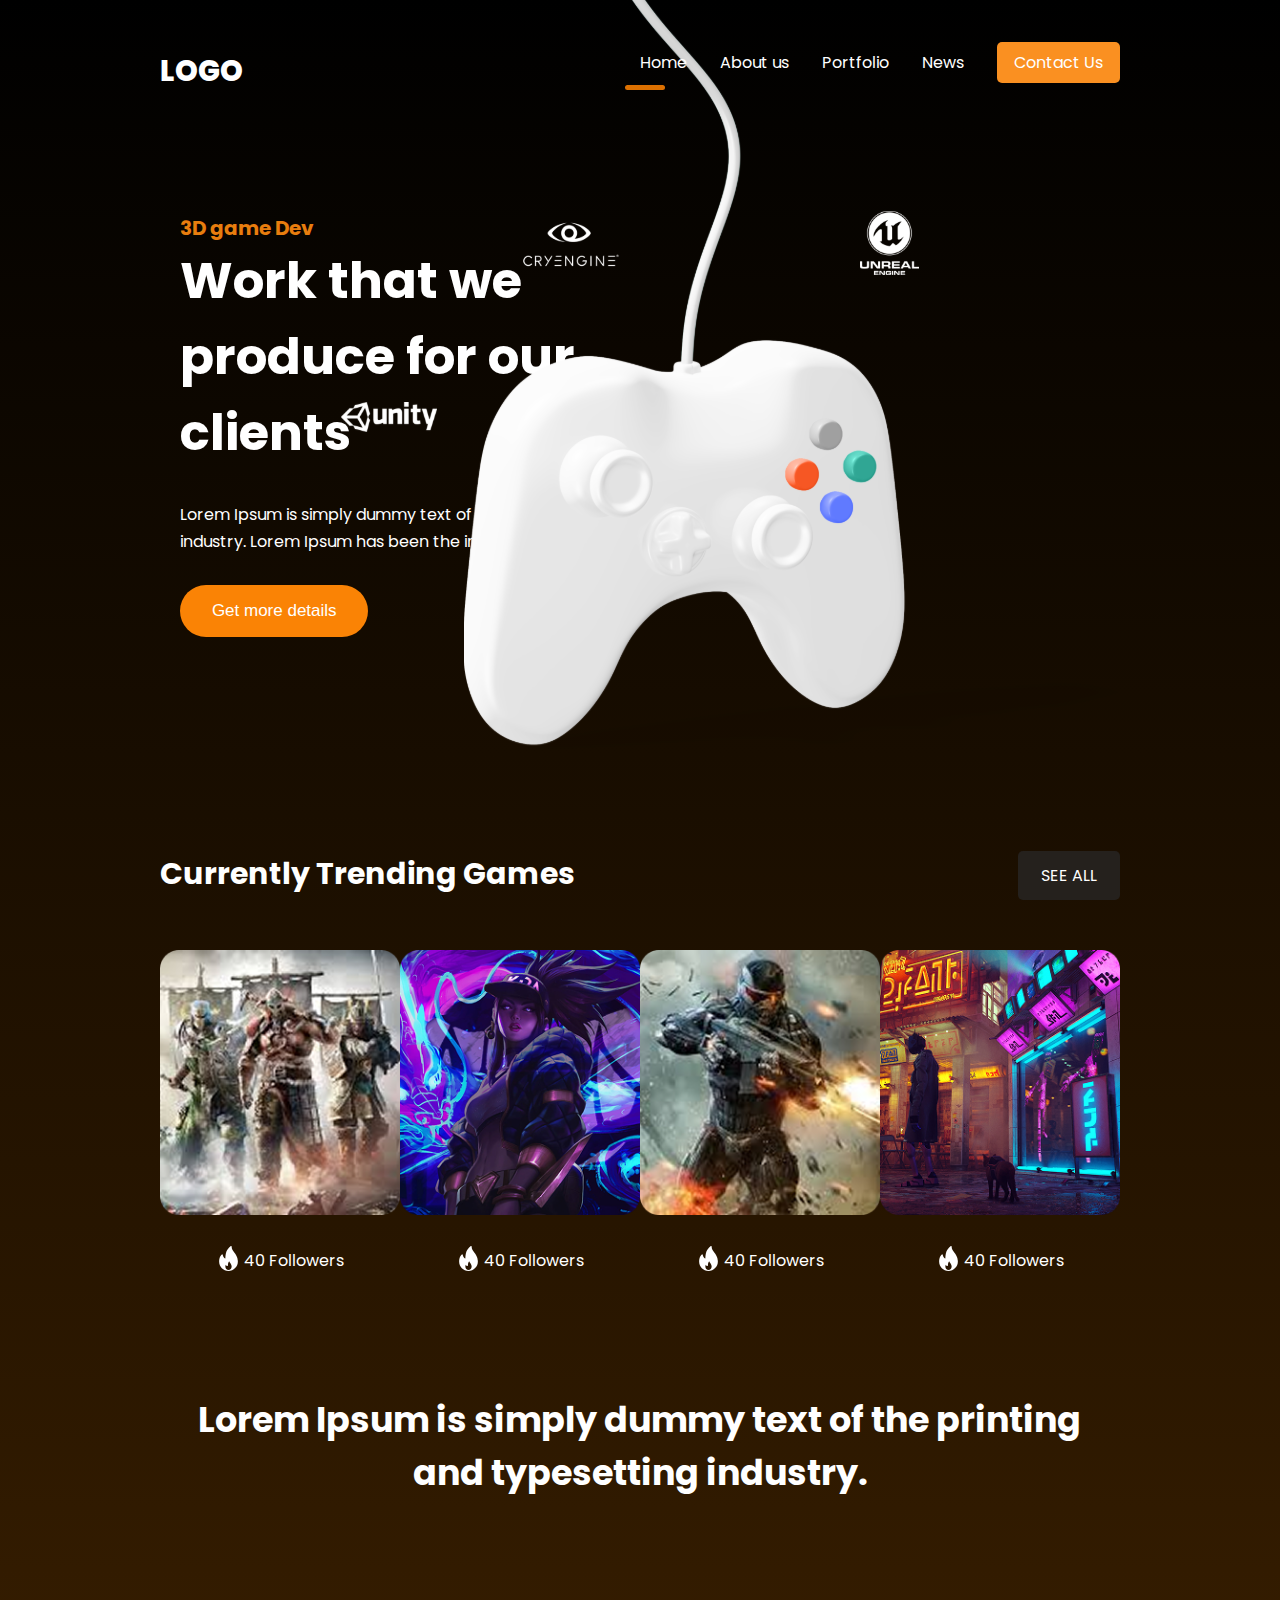
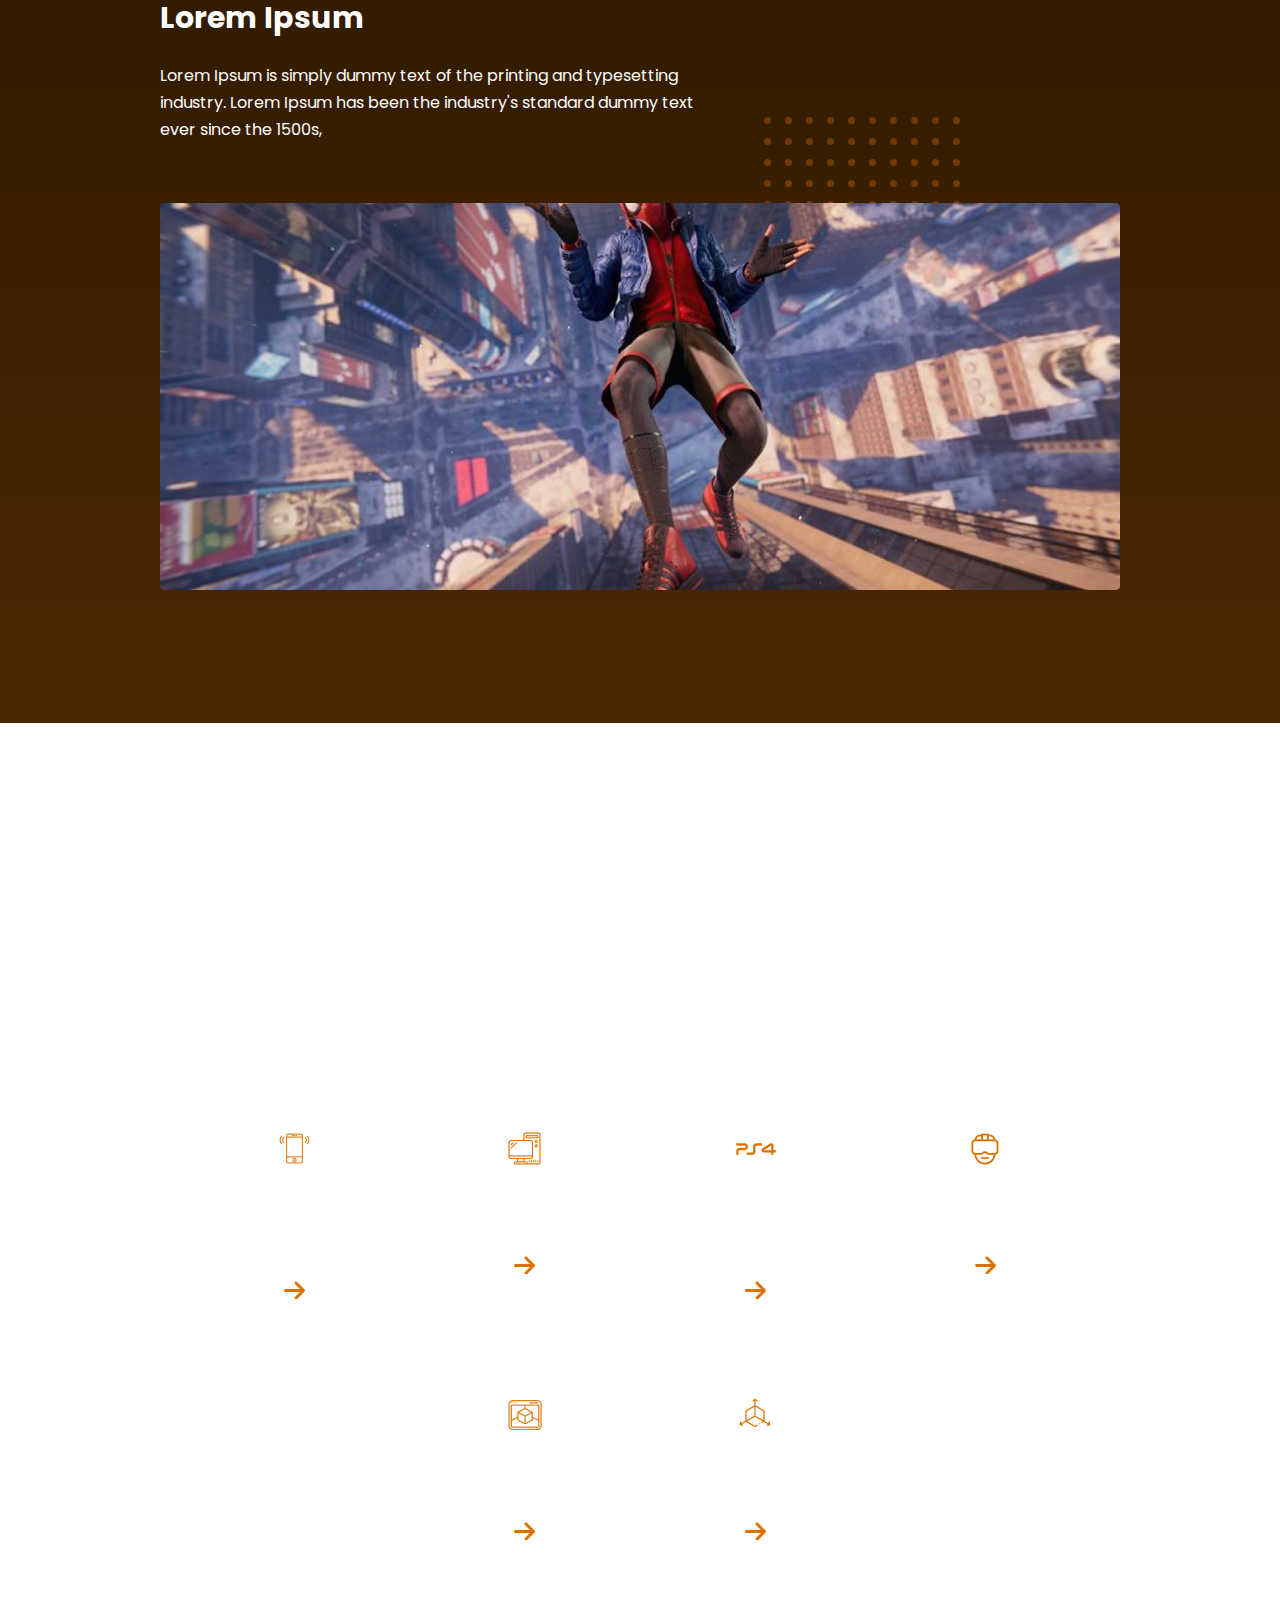
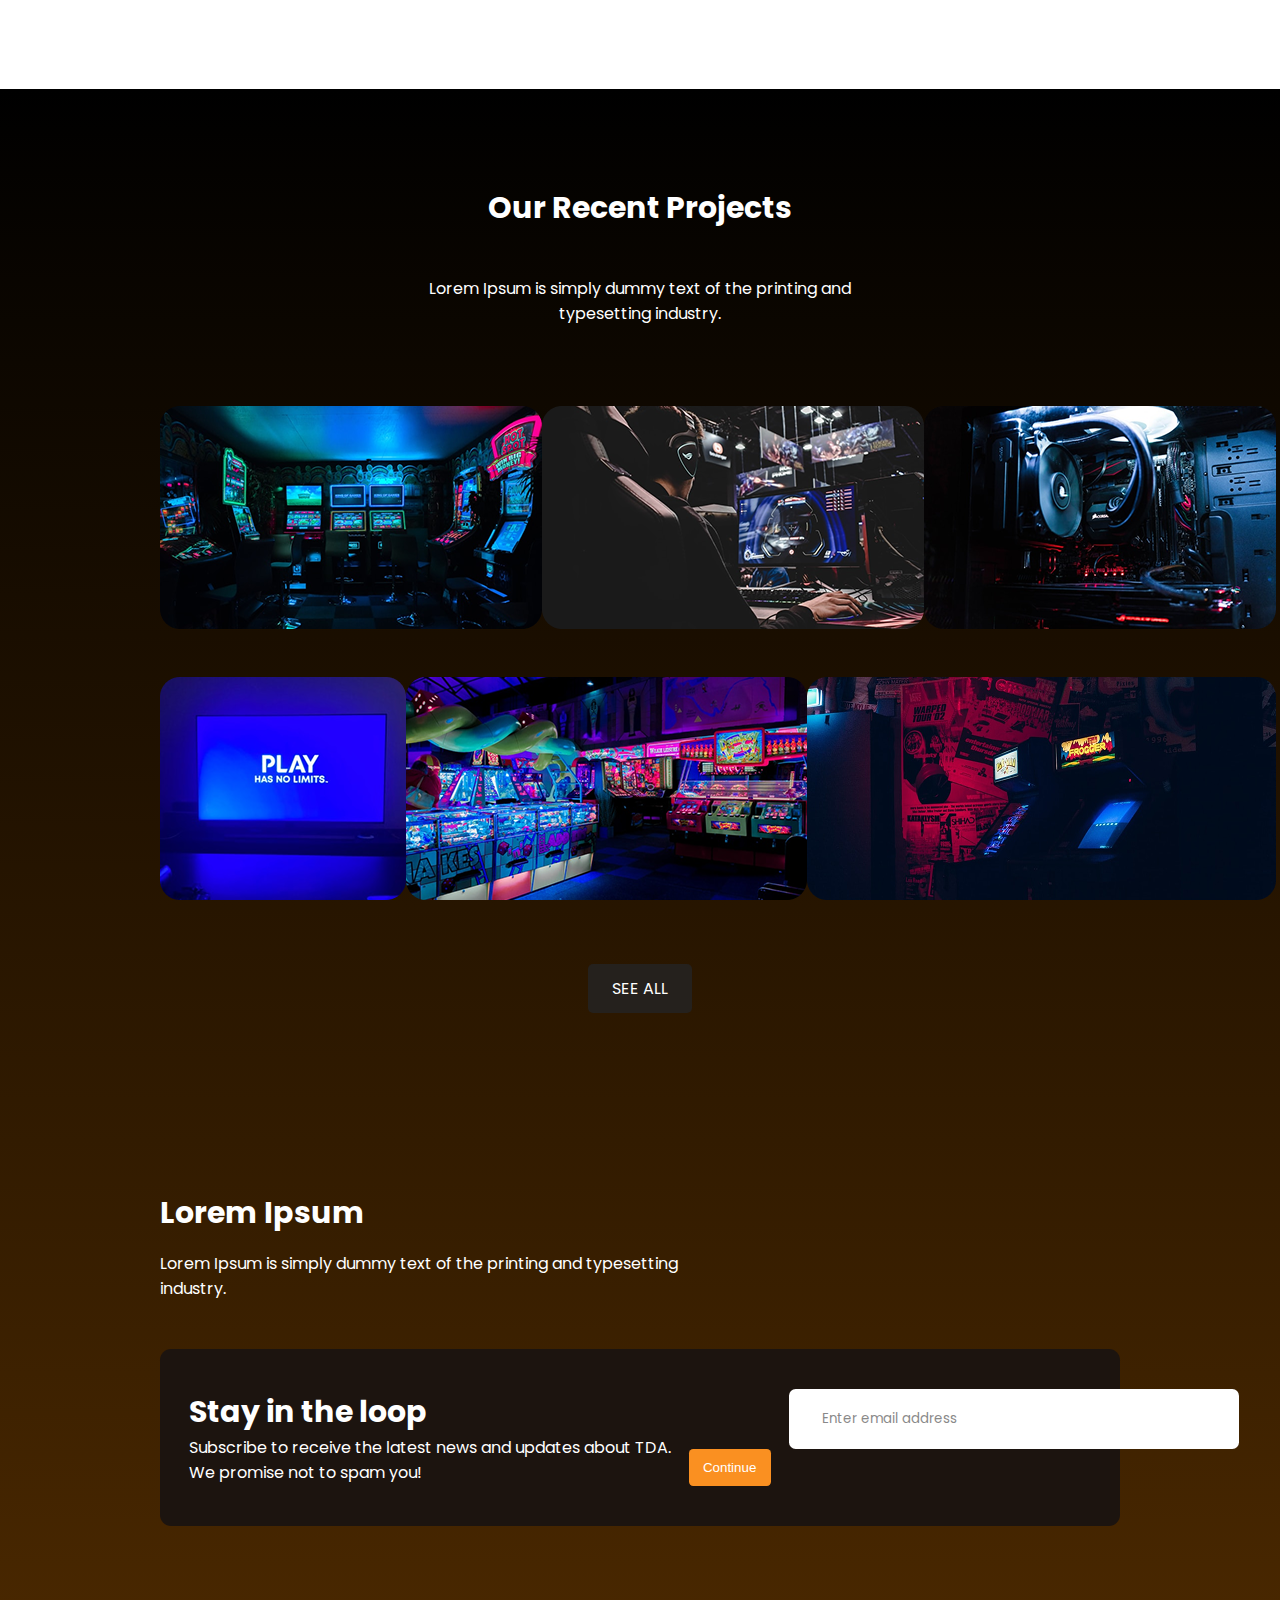
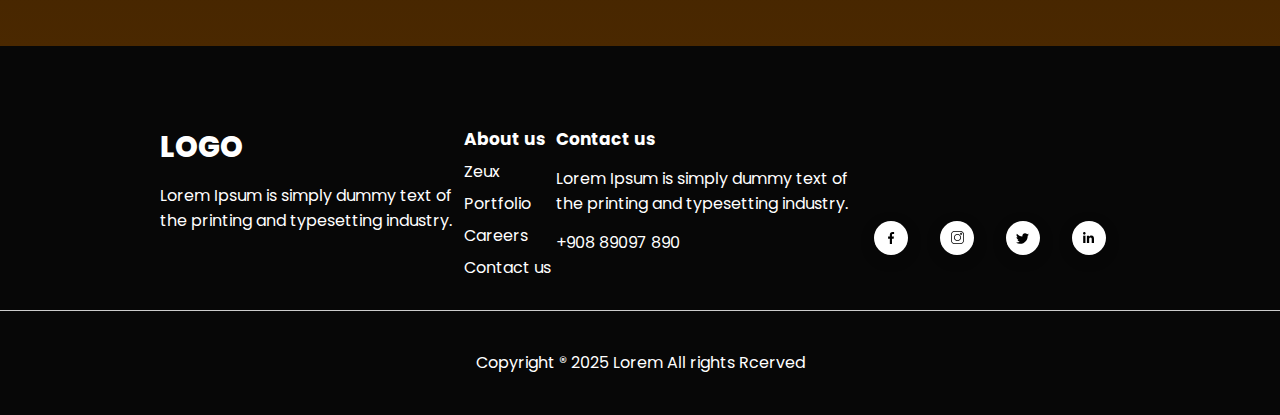
<file: index.html>
<!DOCTYPE html>
<html lang="en">
  <head>
    <meta charset="UTF-8" />
    <meta name="viewport" content="width=device-width, initial-scale=1.0" />
    <title>Game Website</title>
    <link rel="stylesheet" href="./css/main.css" />
  </head>
  <body>
    <div class="wrapper">
      <header class="container">
        <span class="logo">LOGO</span>
        <nav>
          <ul>
            <li class="active"><a href="/">Home</a></li>
            <li><a href="/about.html">About us</a></li>
            <li><a href="./services.html">Portfolio</a></li>
            <li><a href="./news.html">News</a></li>
            <li class="btn"><a href="./contact.html">Contact Us</a></li>
          </ul>
        </nav>
      </header>

      <div class="hero container">
        <div class="hero--info">
          <h2>3D game Dev</h2>
          <h1>Work that we produce for our clients</h1>
          <p>
            Lorem Ipsum is simply dummy text of the printing and typesetting
            industry. Lorem Ipsum has been the industry's standard.
          </p>
          <button class="btn">Get more details</button>
        </div>
        <img src="./img/img-landing-page/svgs/joystick.svg" alt="" />
      </div>

      <div class="container trending">
        <a href="#" class="see-all">SEE ALL</a>
        <h3>Currently Trending Games</h3>

        <div class="games">
          <div class="block">
            <img src="./img/img-landing-page/game-1.png" alt="" />
            <span><img src="./img/fire.svg" alt="" />40 Followers</span>
          </div>
          <div class="block">
            <img src="./img/img-landing-page/game-2.png" alt="" />
            <span><img src="./img/fire.svg" alt="" />40 Followers</span>
          </div>
          <div class="block">
            <img src="../img/img-landing-page/game-3.png" alt="" />
            <span><img src="./img/fire.svg" alt="" />40 Followers</span>
          </div>
          <div class="block">
            <img src="../img/img-landing-page/game-4.png" alt="" />
            <span><img src="./img/fire.svg" alt="" />40 Followers</span>
          </div>
        </div>
      </div>

      <div class="container big-text">
        <p>
          Lorem Ipsum is simply dummy text of the printing and typesetting
          industry.
        </p>
      </div>

      <div class="container banner">
        <h3>Lorem Ipsum</h3>
        <p>
          Lorem Ipsum is simply dummy text of the printing and typesetting
          industry. Lorem Ipsum has been the industry's standard dummy text ever
          since the 1500s,
        </p>
        <img src="./img/img-landing-page/svgs/dots.svg" alt="" class="dots" />
        <img src="./img/img-landing-page/banner.png" alt="" />
      </div>
    </div>

    <div class="features">
      <div class="container">
        <h3>
          Lorem Ipsum is simply dummy text of the printing and typesetting
          industry.
        </h3>
        <p>
          Lorem Ipsum is simply dummy text of the printing and typesetting
          industry. Lorem Ipsum has been the industry's standard dummy text ever
          since the 1500s,
        </p>
        <div class="info">
          <div class="block">
            <img src="./img/img-landing-page/icons/mobile.png" alt="" />
            <p>Mobile Game Development</p>
            <img src="./img/img-landing-page/svgs/arrow.svg" alt="" />
          </div>

          <div class="block">
            <img src="./img/img-landing-page/icons/pc.png" alt="" />
            <p>PC Game Development</p>
            <img src="./img/img-landing-page/svgs/arrow.svg" alt="" />
          </div>

          <div class="block">
            <img src="./img/img-landing-page/icons/ps4.png" alt="" />
            <p>PS4 Game Development</p>
            <img src="./img/img-landing-page/svgs/arrow.svg" alt="" />
          </div>

          <div class="block">
            <img src="./img/img-landing-page/icons/vr.png" alt="" />
            <p>AR/VR Solutions</p>
            <img src="./img/img-landing-page/svgs/arrow.svg" alt="" />
          </div>

          <div class="block">
            <img src="./img/img-landing-page/icons/ar.png" alt="" />
            <p>AR/VR design</p>
            <img src="./img/img-landing-page/svgs/arrow.svg" alt="" />
          </div>

          <div class="block">
            <img src="./img/img-landing-page/icons/3d.png" alt="" />
            <p>3D Modelings</p>
            <img src="./img/img-landing-page/svgs/arrow.svg" alt="" />
          </div>
        </div>
      </div>
    </div>

    <div class="wrapper">
      <div class="container projects">
        <h3>Our Recent Projects</h3>
        <p>
          Lorem Ipsum is simply dummy text of the printing and typesetting
          industry.
        </p>
        <div class="images">
          <img src="./img/img-landing-page/game-club.png" alt="" />
          <img src="./img/img-landing-page/game-seat.png" alt="" />
          <img src="./img/img-landing-page/game-pc.png" alt="" />
        </div>
        <div class="images">
          <img src="./img/img-landing-page/game-screen.png" alt="" />
          <img src="./img/img-landing-page/game-club-2.png" alt="" />
          <img src="./img/img-landing-page/game-machines.png" alt="" />
        </div>
        <a href="" class="see-all">SEE ALL</a>
      </div>

      <div class="container email">
        <h3>Lorem Ipsum</h3>
        <p>
          Lorem Ipsum is simply dummy text of the printing and typesetting
          industry.
        </p>
        <div class="block">
          <div>
            <h4>Stay in the loop</h4>
            <p>
              Subscribe to receive the latest news and updates about TDA. We
              promise not to spam you!
            </p>
          </div>
          <div>
            <input type="email" id="email" placeholder="Enter email address" />
            <button onclick="checkEmail()">Continue</button>
          </div>
        </div>
      </div>
    </div>

    <footer>
      <div class="blocks container">
        <div>
          <span class="logo">LOGO</span>
          <p>
            Lorem Ipsum is simply dummy text of the printing and typesetting
            industry.
          </p>
        </div>

        <div>
          <h4>About us</h4>
          <ul>
            <li><a href="#">Zeux</a></li>
            <li><a href="#">Portfolio</a></li>
            <li><a href="#">Careers</a></li>
            <li><a href="#">Contact us</a></li>
          </ul>
        </div>

        <div>
          <h4>Contact us</h4>
          <p>
            Lorem Ipsum is simply dummy text of the printing and typesetting
            industry.
          </p>
          <p>+908 89097 890</p>
        </div>

        <div class="images">
          <a href="#"
            ><img src="./img/img-landing-page/svgs/facebook-logo.svg" alt=""
          /></a>
          <a href="#"
            ><img src="./img/img-landing-page/svgs/instagram-logo.svg" alt=""
          /></a>
          <a href="#"
            ><img src="./img/img-landing-page/svgs/twitter-logo.svg" alt=""
          /></a>
          <a href="#"
            ><img src="./img/img-landing-page/svgs/linkedIN-logo.svg" alt=""
          /></a>
        </div>
      </div>
      <hr />
      <p>Copyright ® 2025 Lorem All rights Rcerved</p>
    </footer>

    <script src="./index.js"></script>
  </body>
</html>
</file>
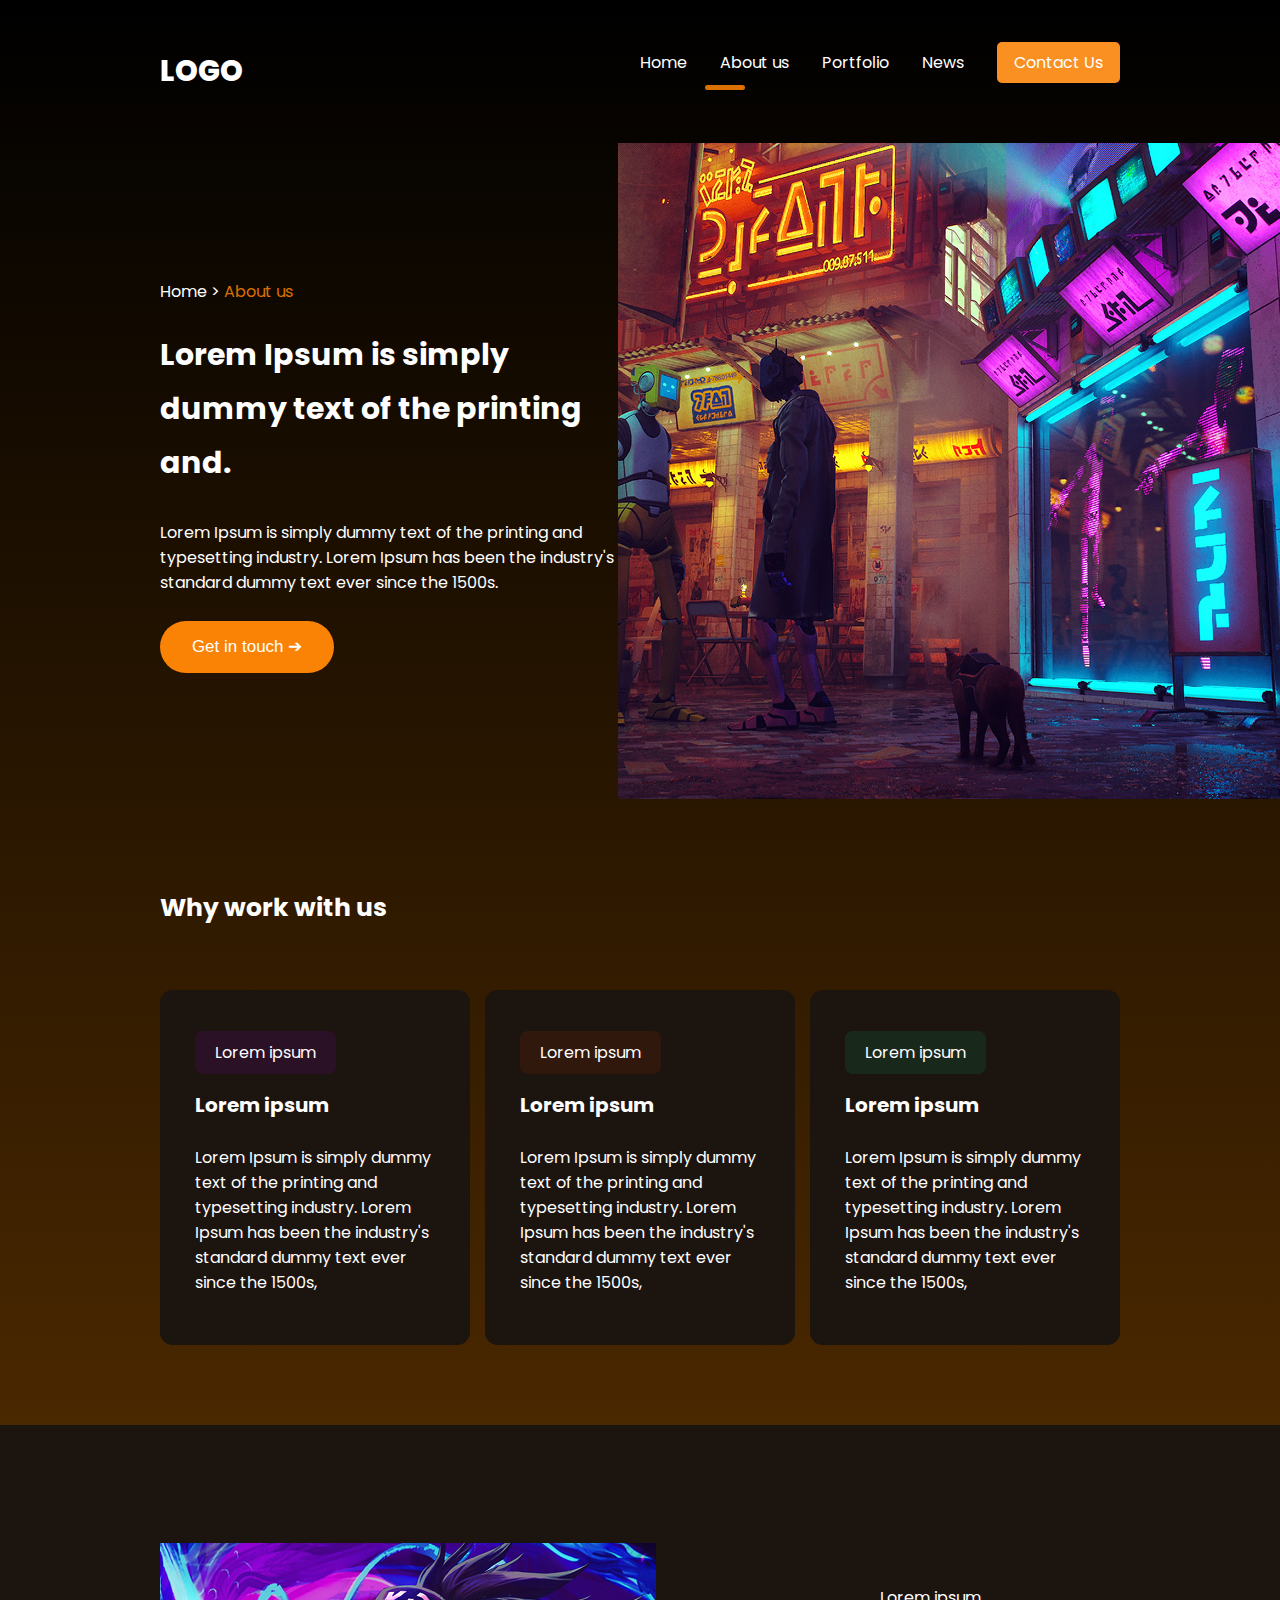
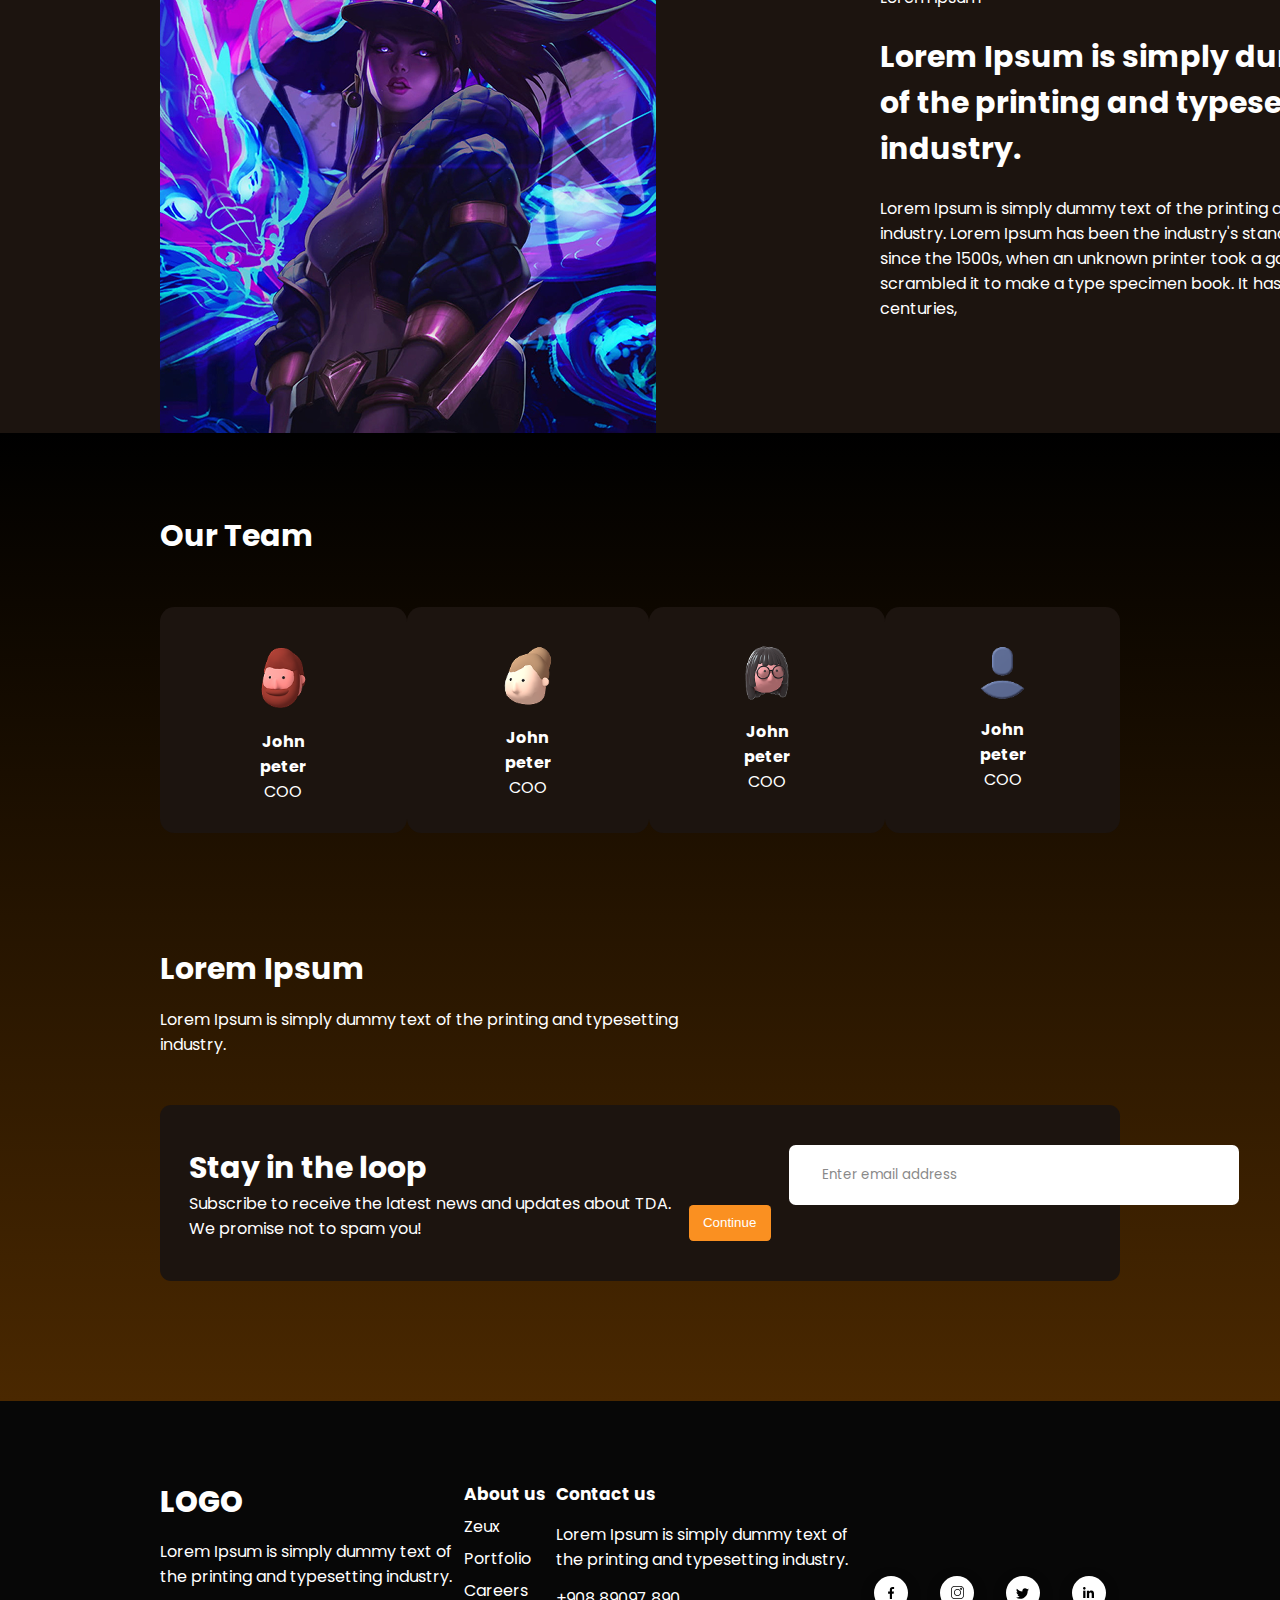
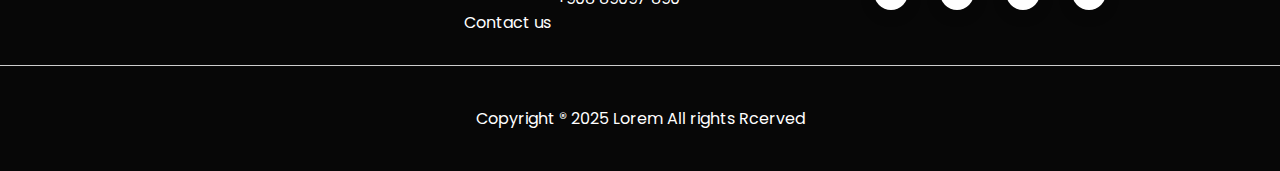
<file: about.html>
<!DOCTYPE html>
<html lang="en">
  <head>
    <meta charset="UTF-8" />
    <meta name="viewport" content="width=device-width, initial-scale=1.0" />
    <title>Game Website</title>
    <link rel="stylesheet" href="./css/main.css" />
  </head>
  <body>
    <div class="wrapper">
      <header class="container">
        <span class="logo">LOGO</span>
        <nav>
          <ul>
            <li><a href="/">Home</a></li>
            <li class="active"><a href="/about.html">About us</a></li>
            <li><a href="#">Portfolio</a></li>
            <li><a href="#">News</a></li>
            <li class="btn"><a href="#">Contact Us</a></li>
          </ul>
        </nav>
      </header>

      <div class="hero-about container">
        <div class="info">
          <span>
            <a href="/">Home</a> &gt;
            <a class="active" href="./about.html">About us</a>
          </span>
          <h1>Lorem Ipsum is simply dummy text of the printing and.</h1>
          <p>
            Lorem Ipsum is simply dummy text of the printing and typesetting
            industry. Lorem Ipsum has been the industry's standard dummy text
            ever since the 1500s.
          </p>
          <button class="btn">Get in touch &#10132;</button>
        </div>
        <img src="./img-about-us/about-banner.png" alt="" />
      </div>

      <div class="container work">
        <h2>Why work with us</h2>
        <div class="blocks">
          <div class="block">
            <span class="badge">Lorem ipsum</span>
            <h3>Lorem ipsum</h3>
            <p>
              Lorem Ipsum is simply dummy text of the printing and typesetting
              industry. Lorem Ipsum has been the industry's standard dummy text
              ever since the 1500s,
            </p>
          </div>
          <div class="block">
            <span class="badge">Lorem ipsum</span>
            <h3>Lorem ipsum</h3>
            <p>
              Lorem Ipsum is simply dummy text of the printing and typesetting
              industry. Lorem Ipsum has been the industry's standard dummy text
              ever since the 1500s,
            </p>
          </div>
          <div class="block">
            <span class="badge">Lorem ipsum</span>
            <h3>Lorem ipsum</h3>
            <p>
              Lorem Ipsum is simply dummy text of the printing and typesetting
              industry. Lorem Ipsum has been the industry's standard dummy text
              ever since the 1500s,
            </p>
          </div>
        </div>
      </div>
    </div>

    <div class="banner-about-background">
      <div class="container banner-about">
        <img src="./img-about-us/banner.png" alt="" />
        <div class="block">
          <p>Lorem ipsum</p>
          <h3>
            Lorem Ipsum is simply dummy text of the printing and typesetting
            industry.
          </h3>
          <p>
            Lorem Ipsum is simply dummy text of the printing and typesetting
            industry. Lorem Ipsum has been the industry's standard dummy text
            ever since the 1500s, when an unknown printer took a galley of type
            and scrambled it to make a type specimen book. It has survived not
            only five centuries,
          </p>
        </div>
      </div>
    </div>
    <div class="wrapper">
      <div class="container team">
        <h3>Our Team</h3>

        <div class="blocks">
          <div class="block">
            <img src="./img-about-us/Bill 1.png" alt="" />
            <h4>John peter</h4>
            <p>COO</p>
          </div>
          <div class="block">
            <img src="./img-about-us/Beverly 1.png" alt="" />
            <h4>John peter</h4>
            <p>COO</p>
          </div>
          <div class="block">
            <img src="./img-about-us/Claudia 1.png" alt="" />
            <h4>John peter</h4>
            <p>COO</p>
          </div>
          <div class="block">
            <img src="./img-about-us/Avatar 1.png" alt="" />
            <h4>John peter</h4>
            <p>COO</p>
          </div>
        </div>
      </div>

      <div class="container email">
        <h3>Lorem Ipsum</h3>
        <p>
          Lorem Ipsum is simply dummy text of the printing and typesetting
          industry.
        </p>
        <div class="block">
          <div>
            <h4>Stay in the loop</h4>
            <p>
              Subscribe to receive the latest news and updates about TDA. We
              promise not to spam you!
            </p>
          </div>
          <div>
            <input type="email" id="email" placeholder="Enter email address" />
            <button onclick="checkEmail()">Continue</button>
          </div>
        </div>
      </div>
    </div>

    <footer>
      <div class="blocks container">
        <div>
          <span class="logo">LOGO</span>
          <p>
            Lorem Ipsum is simply dummy text of the printing and typesetting
            industry.
          </p>
        </div>

        <div>
          <h4>About us</h4>
          <ul>
            <li><a href="#">Zeux</a></li>
            <li><a href="#">Portfolio</a></li>
            <li><a href="#">Careers</a></li>
            <li><a href="#">Contact us</a></li>
          </ul>
        </div>

        <div>
          <h4>Contact us</h4>
          <p>
            Lorem Ipsum is simply dummy text of the printing and typesetting
            industry.
          </p>
          <p>+908 89097 890</p>
        </div>

        <div class="images">
          <a href="#"><img src="./img/facebook-logo.svg" alt="" /></a>
          <a href="#"><img src="./img/instagram-logo.svg" alt="" /></a>
          <a href="#"><img src="./img/twitter-logo.svg" alt="" /></a>
          <a href="#"><img src="./img/linkedIN-logo.svg" alt="" /></a>
        </div>
      </div>
      <hr />
      <p>Copyright ® 2025 Lorem All rights Rcerved</p>
    </footer>

    <script src="./index.js"></script>
  </body>
</html>
</file>
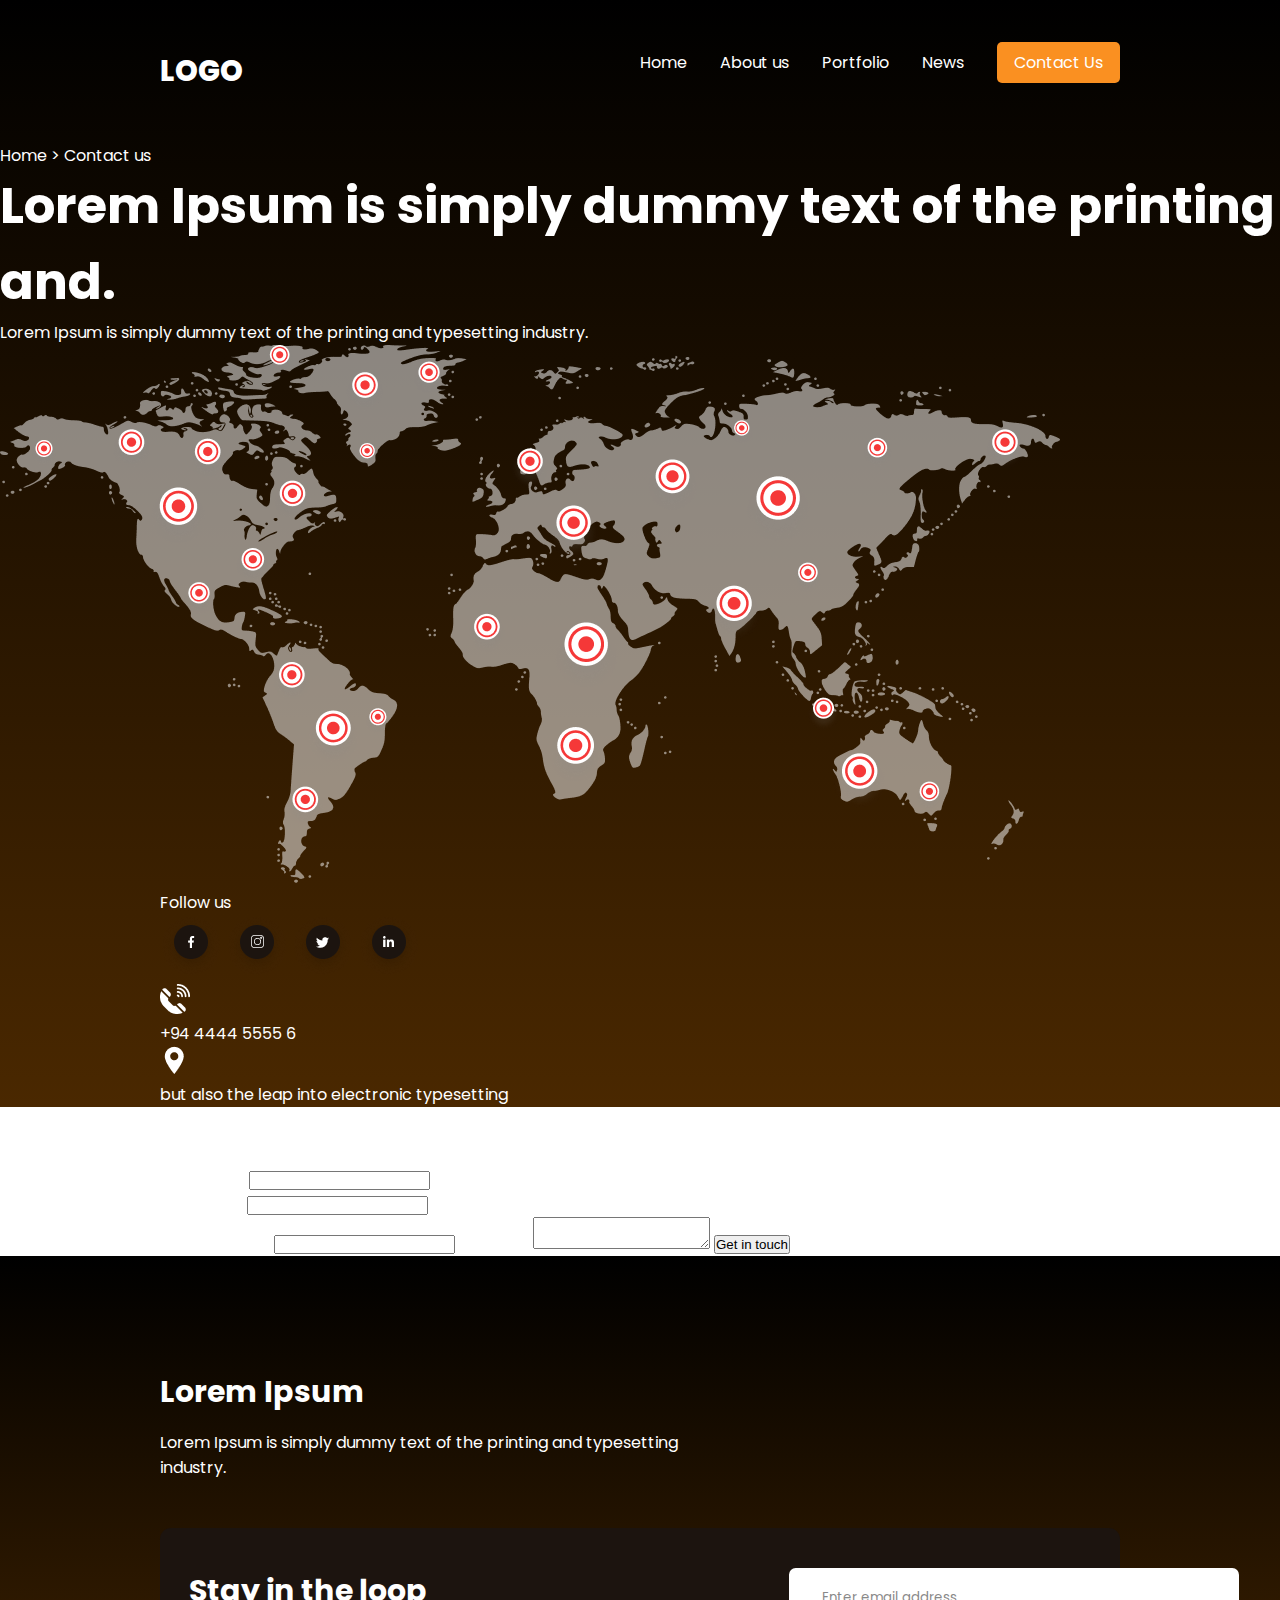
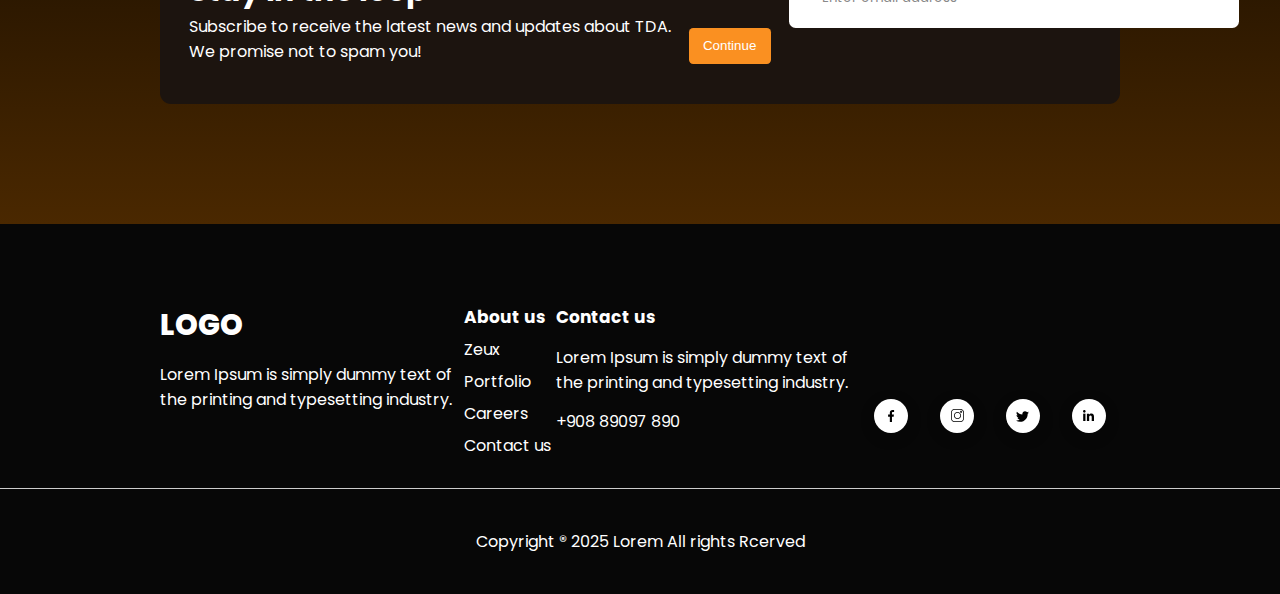
<file: contact.html>
<!DOCTYPE html>
<html lang="en">
  <head>
    <meta charset="UTF-8" />
    <meta name="viewport" content="width=device-width, initial-scale=1.0" />
    <title>Game Website</title>
    <link rel="stylesheet" href="./css/main.css" />
  </head>
  <body>
    <div class="wrapper">
      <header class="container">
        <span class="logo">LOGO</span>
        <nav>
          <ul>
            <li><a href="/">Home</a></li>
            <li><a href="/about.html">About us</a></li>
            <li><a href="./services.html">Portfolio</a></li>
            <li><a href="./news.html">News</a></li>
            <li class="btn"><a href="./contact.html">Contact Us</a></li>
          </ul>
        </nav>
      </header>

      <div class="conatiner map">
        <span>
          <a href="/">Home</a> &gt;
          <a class="active" href="./contact.html">Contact us</a>
        </span>

        <h1>Lorem Ipsum is simply dummy text of the printing and.</h1>
        <p>
          Lorem Ipsum is simply dummy text of the printing and typesetting
          industry.
        </p>

        <img src="./img/img-contact-us/Huge Global.png" alt="" />
      </div>

      <div class="container info-contact-us">
        <div class="block">
          <p>Follow us</p>
          <div class="images">
            <a href="#">
              <img src="./img/img-contact-us/icons/facebook-dark.png" alt="" />
            </a>
            <a href="#">
              <img src="./img/img-contact-us/icons/instagram-dark.png" alt="" />
            </a>
            <a href="#">
              <img src="./img/img-contact-us/icons/twitter-dark.png" alt=""
            /></a>
            <a href="#">
              <img src="./img/img-contact-us/icons/linkedin-dark.png" alt=""
            /></a>
          </div>
        </div>

        <div class="block">
          <img src="./img/img-contact-us/icons/phone 1.png" alt="" />
          <p>+94 4444 5555 6</p>
        </div>

        <div class="block">
          <img src="./img/img-contact-us/icons/gps 1.png" alt="" />
          <p>but also the leap into electronic typesetting</p>
        </div>
      </div>
    </div>
    <div class="feedback">
      <div class="container">
        <h2>Say hello</h2>
        <p>Lorem Ipsum is simply dummy text of the printing .</p>

        <form>
          <div class="inline">
            <div>
              <label for="first name">First Name</label>
              <input type="text" id="first name" />
            </div>

            <div>
              <label for="last name">Last Name</label>
              <input type="text" id="last name" />
            </div>
          </div>
          <label for="email">Email Address</label>
          <input type="email" id="email" class="one-line" />

          <label for="message">Message</label>
          <textarea id="message" class="one-line"></textarea>

          <button type="button">Get in touch</button>
        </form>
      </div>
    </div>
    <div class="wrapper">
      <div class="container email">
        <h3>Lorem Ipsum</h3>
        <p>
          Lorem Ipsum is simply dummy text of the printing and typesetting
          industry.
        </p>
        <div class="block">
          <div>
            <h4>Stay in the loop</h4>
            <p>
              Subscribe to receive the latest news and updates about TDA. We
              promise not to spam you!
            </p>
          </div>
          <div>
            <input type="email" id="email" placeholder="Enter email address" />
            <button onclick="checkEmail()">Continue</button>
          </div>
        </div>
      </div>
    </div>

    <footer>
      <div class="blocks container">
        <div>
          <span class="logo">LOGO</span>
          <p>
            Lorem Ipsum is simply dummy text of the printing and typesetting
            industry.
          </p>
        </div>

        <div>
          <h4>About us</h4>
          <ul>
            <li><a href="#">Zeux</a></li>
            <li><a href="#">Portfolio</a></li>
            <li><a href="#">Careers</a></li>
            <li><a href="#">Contact us</a></li>
          </ul>
        </div>

        <div>
          <h4>Contact us</h4>
          <p>
            Lorem Ipsum is simply dummy text of the printing and typesetting
            industry.
          </p>
          <p>+908 89097 890</p>
        </div>

        <div class="images">
          <a href="#"
            ><img src="./img/img-landing-page/svgs/facebook-logo.svg" alt=""
          /></a>
          <a href="#"
            ><img src="./img/img-landing-page/svgs/instagram-logo.svg" alt=""
          /></a>
          <a href="#"
            ><img src="./img/img-landing-page/svgs/twitter-logo.svg" alt=""
          /></a>
          <a href="#"
            ><img src="./img/img-landing-page/svgs/linkedIN-logo.svg" alt=""
          /></a>
        </div>
      </div>
      <hr />
      <p>Copyright ® 2025 Lorem All rights Rcerved</p>
    </footer>

    <script src="./index.js"></script>
  </body>
</html>
</file>
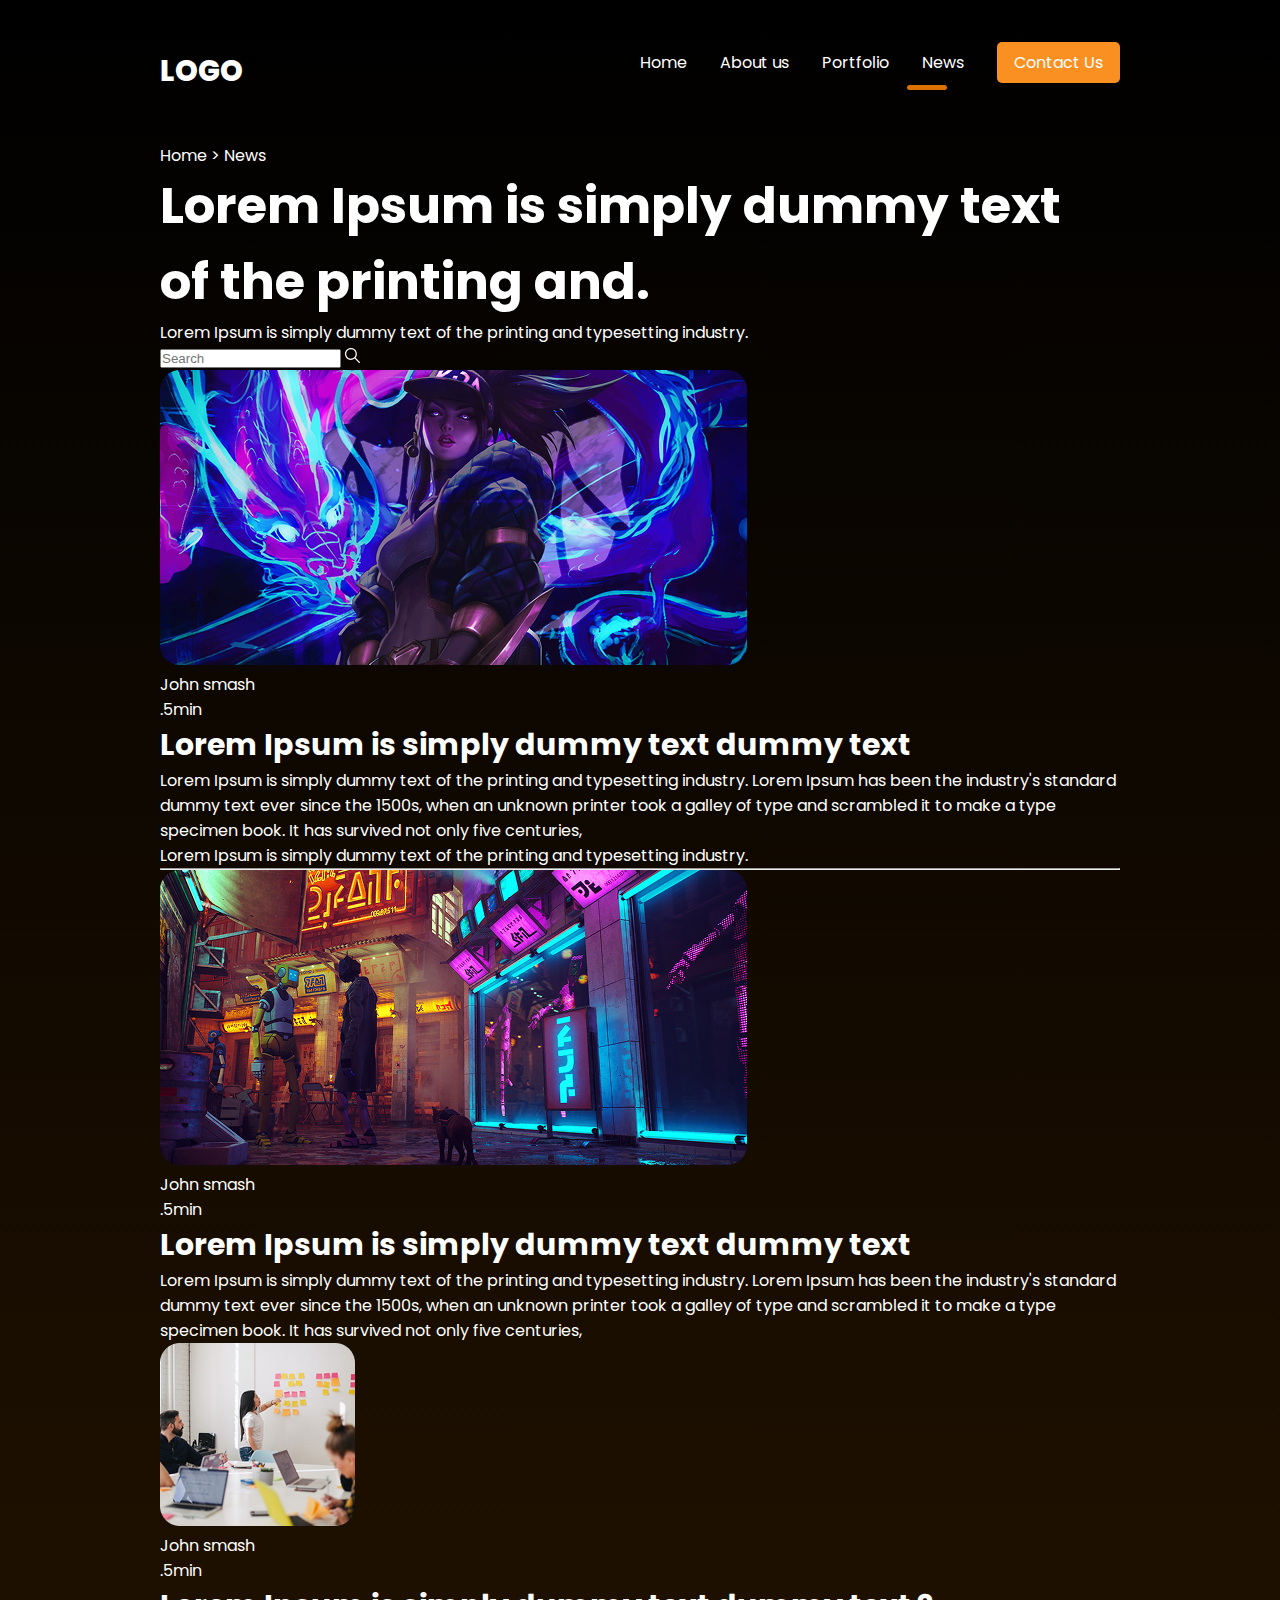
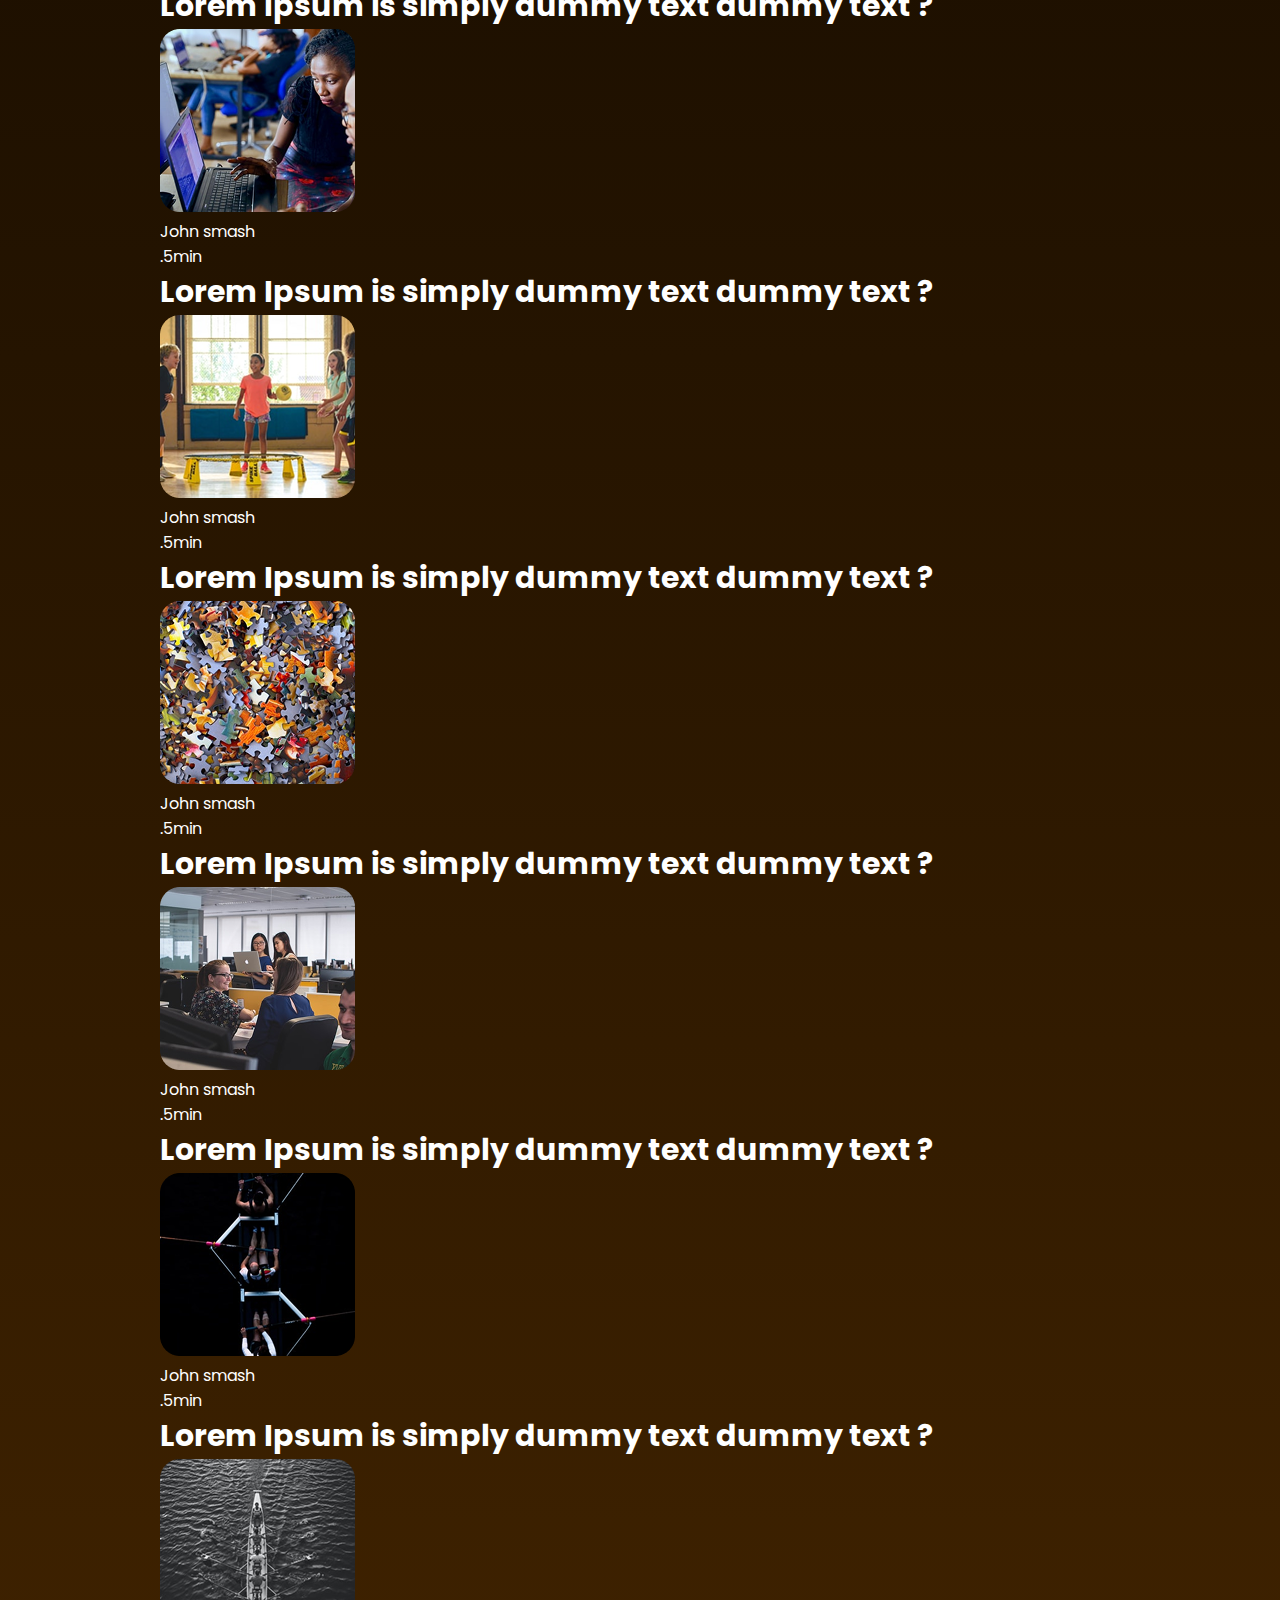
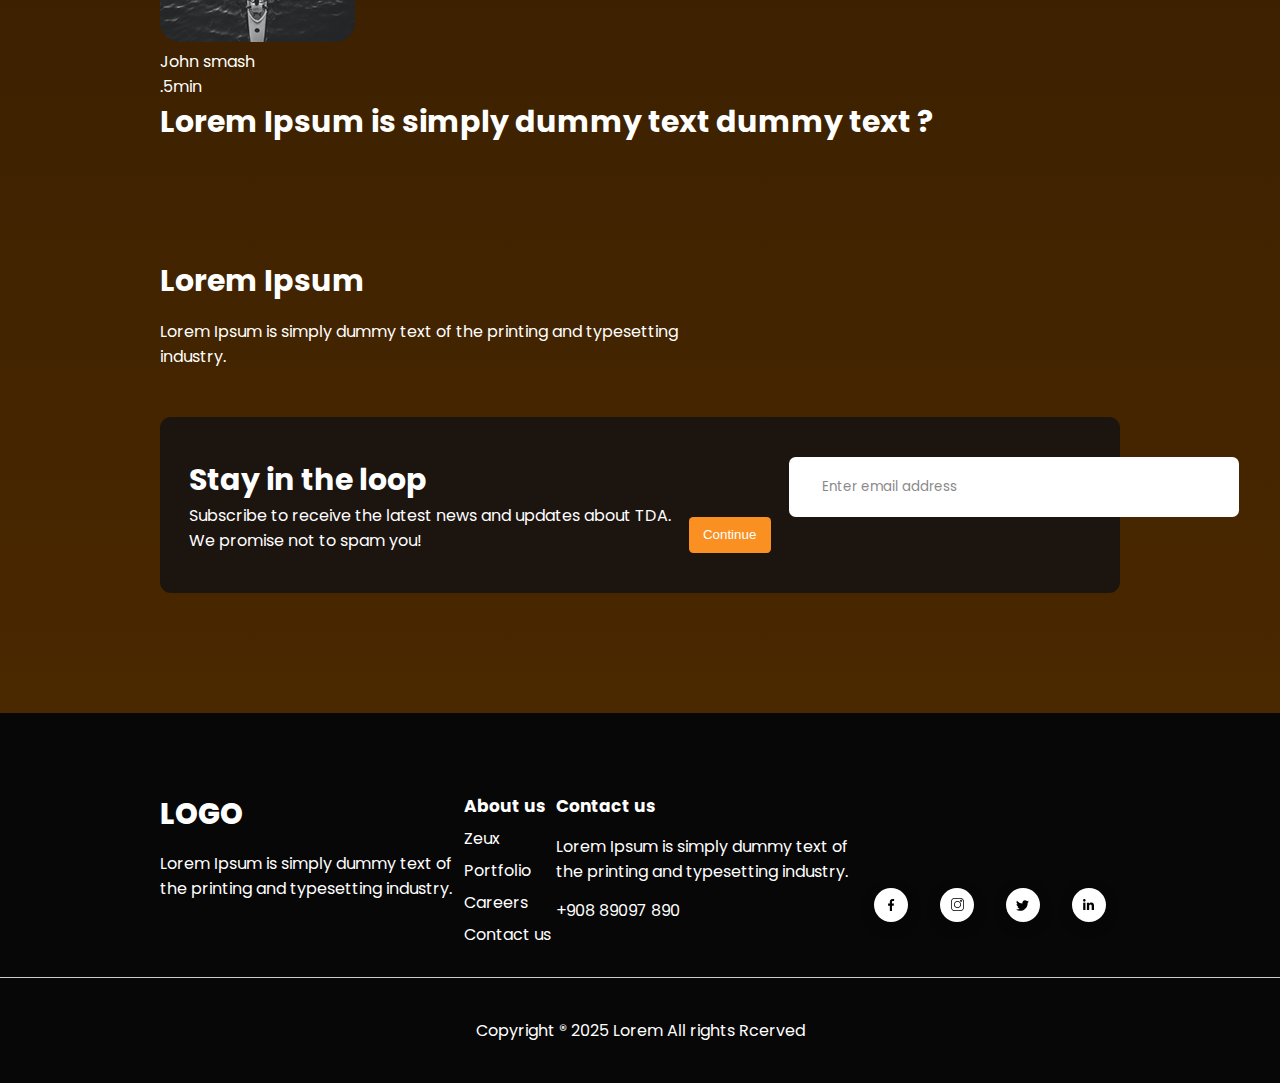
<file: news.html>
<!DOCTYPE html>
<html lang="en">
  <head>
    <meta charset="UTF-8" />
    <meta name="viewport" content="width=device-width, initial-scale=1.0" />
    <title>Game Website</title>
    <link rel="stylesheet" href="./css/main.css" />
  </head>
  <body>
    <div class="wrapper">
      <header class="container">
        <span class="logo">LOGO</span>
        <nav>
          <ul>
            <li><a href="/">Home</a></li>
            <li><a href="/about.html">About us</a></li>
            <li><a href="./services.html">Portfolio</a></li>
            <li class="active"><a href="./news.html">News</a></li>
            <li class="btn"><a href="./contact.html">Contact Us</a></li>
          </ul>
        </nav>
      </header>

      <div class="container hero-news">
        <span>
          <a href="/">Home</a> &gt;
          <a class="active" href="./news.html">News</a>
        </span>
        <h1>Lorem Ipsum is simply dummy text of the printing and.</h1>
        <p>
          Lorem Ipsum is simply dummy text of the printing and typesetting
          industry.
        </p>
      </div>

      <div class="container search">
        <input type="text" placeholder="Search" />
        <img src="./img/img-news/svgs/search 1.svg" alt="" />
      </div>

      <div class="container news">
        <div class="left-section">
          <article class="article">
            <img src="./img/img-news/image-1.png" alt="" />
            <span class="info">
              <div class="name blue">
                <p>John smash</p>
              </div>
              <p>.5min</p>
            </span>
            <h3>Lorem Ipsum is simply dummy text dummy text</h3>
            <p>
              Lorem Ipsum is simply dummy text of the printing and typesetting
              industry. Lorem Ipsum has been the industry's standard dummy text
              ever since the 1500s, when an unknown printer took a galley of
              type and scrambled it to make a type specimen book. It has
              survived not only five centuries,
            </p>
            <p>
              Lorem Ipsum is simply dummy text of the printing and typesetting
              industry.
            </p>
          </article>
          <hr />
          <article class="article">
            <img src="./img/img-news/image-2.png" alt="" />
            <span class="info">
              <div class="name blue">
                <p>John smash</p>
              </div>
              <p>.5min</p>
            </span>
            <h3>Lorem Ipsum is simply dummy text dummy text</h3>
            <p>
              Lorem Ipsum is simply dummy text of the printing and typesetting
              industry. Lorem Ipsum has been the industry's standard dummy text
              ever since the 1500s, when an unknown printer took a galley of
              type and scrambled it to make a type specimen book. It has
              survived not only five centuries,
            </p>
          </article>
        </div>

        <div class="right-section">
          <div class="block">
            <img src="./img/img-news/icons/image-3.png" alt="" />
            <div class="text">
              <span class="info">
                <div class="name coral">
                  <p>John smash</p>
                </div>
                <p>.5min</p>
              </span>
              <h3>Lorem Ipsum is simply dummy text dummy text ?</h3>
            </div>
          </div>

          <div class="block">
            <img src="./img/img-news/icons/image-4.png" alt="" />
            <div class="text">
              <span class="info">
                <div class="name blue">
                  <p>John smash</p>
                </div>
                <p>.5min</p>
              </span>
              <h3>Lorem Ipsum is simply dummy text dummy text ?</h3>
            </div>
          </div>

          <div class="block">
            <img src="./img/img-news/icons/image-5.png" alt="" />
            <div class="text">
              <span class="info">
                <div class="name orange">
                  <p>John smash</p>
                </div>
                <p>.5min</p>
              </span>
              <h3>Lorem Ipsum is simply dummy text dummy text ?</h3>
            </div>
          </div>

          <div class="block">
            <img src="./img/img-news/icons/image-6.png" alt="" />
            <div class="text">
              <span class="info">
                <div class="name blue">
                  <p>John smash</p>
                </div>
                <p>.5min</p>
              </span>
              <h3>Lorem Ipsum is simply dummy text dummy text ?</h3>
            </div>
          </div>

          <div class="block">
            <img src="./img/img-news/icons/image-7.png" alt="" />
            <div class="text">
              <span class="info">
                <div class="name green">
                  <p>John smash</p>
                </div>
                <p>.5min</p>
              </span>
              <h3>Lorem Ipsum is simply dummy text dummy text ?</h3>
            </div>
          </div>

          <div class="block">
            <img src="./img/img-news/icons/image-8.png" alt="" />
            <div class="text">
              <span class="info">
                <div class="name blue">
                  <p>John smash</p>
                </div>
                <p>.5min</p>
              </span>
              <h3>Lorem Ipsum is simply dummy text dummy text ?</h3>
            </div>
          </div>

          <div class="block">
            <img src="./img/img-news/icons/image-9.png" alt="" />
            <div class="text">
              <span class="info">
                <div class="name purple">
                  <p>John smash</p>
                </div>
                <p>.5min</p>
              </span>
              <h3>Lorem Ipsum is simply dummy text dummy text ?</h3>
            </div>
          </div>
        </div>
      </div>

      <div class="container email">
        <h3>Lorem Ipsum</h3>
        <p>
          Lorem Ipsum is simply dummy text of the printing and typesetting
          industry.
        </p>
        <div class="block">
          <div>
            <h4>Stay in the loop</h4>
            <p>
              Subscribe to receive the latest news and updates about TDA. We
              promise not to spam you!
            </p>
          </div>
          <div>
            <input type="email" id="email" placeholder="Enter email address" />
            <button onclick="checkEmail()">Continue</button>
          </div>
        </div>
      </div>
    </div>

    <footer>
      <div class="blocks container">
        <div>
          <span class="logo">LOGO</span>
          <p>
            Lorem Ipsum is simply dummy text of the printing and typesetting
            industry.
          </p>
        </div>

        <div>
          <h4>About us</h4>
          <ul>
            <li><a href="#">Zeux</a></li>
            <li><a href="#">Portfolio</a></li>
            <li><a href="#">Careers</a></li>
            <li><a href="#">Contact us</a></li>
          </ul>
        </div>

        <div>
          <h4>Contact us</h4>
          <p>
            Lorem Ipsum is simply dummy text of the printing and typesetting
            industry.
          </p>
          <p>+908 89097 890</p>
        </div>

        <div class="images">
          <a href="#"
            ><img src="./img/img-landing-page/svgs/facebook-logo.svg" alt=""
          /></a>
          <a href="#"
            ><img src="./img/img-landing-page/svgs/instagram-logo.svg" alt=""
          /></a>
          <a href="#"
            ><img src="./img/img-landing-page/svgs/twitter-logo.svg" alt=""
          /></a>
          <a href="#"
            ><img src="./img/img-landing-page/svgs/linkedIN-logo.svg" alt=""
          /></a>
        </div>
      </div>
      <hr />
      <p>Copyright ® 2025 Lorem All rights Rcerved</p>
    </footer>

    <script src="./index.js"></script>
  </body>
</html>
</file>
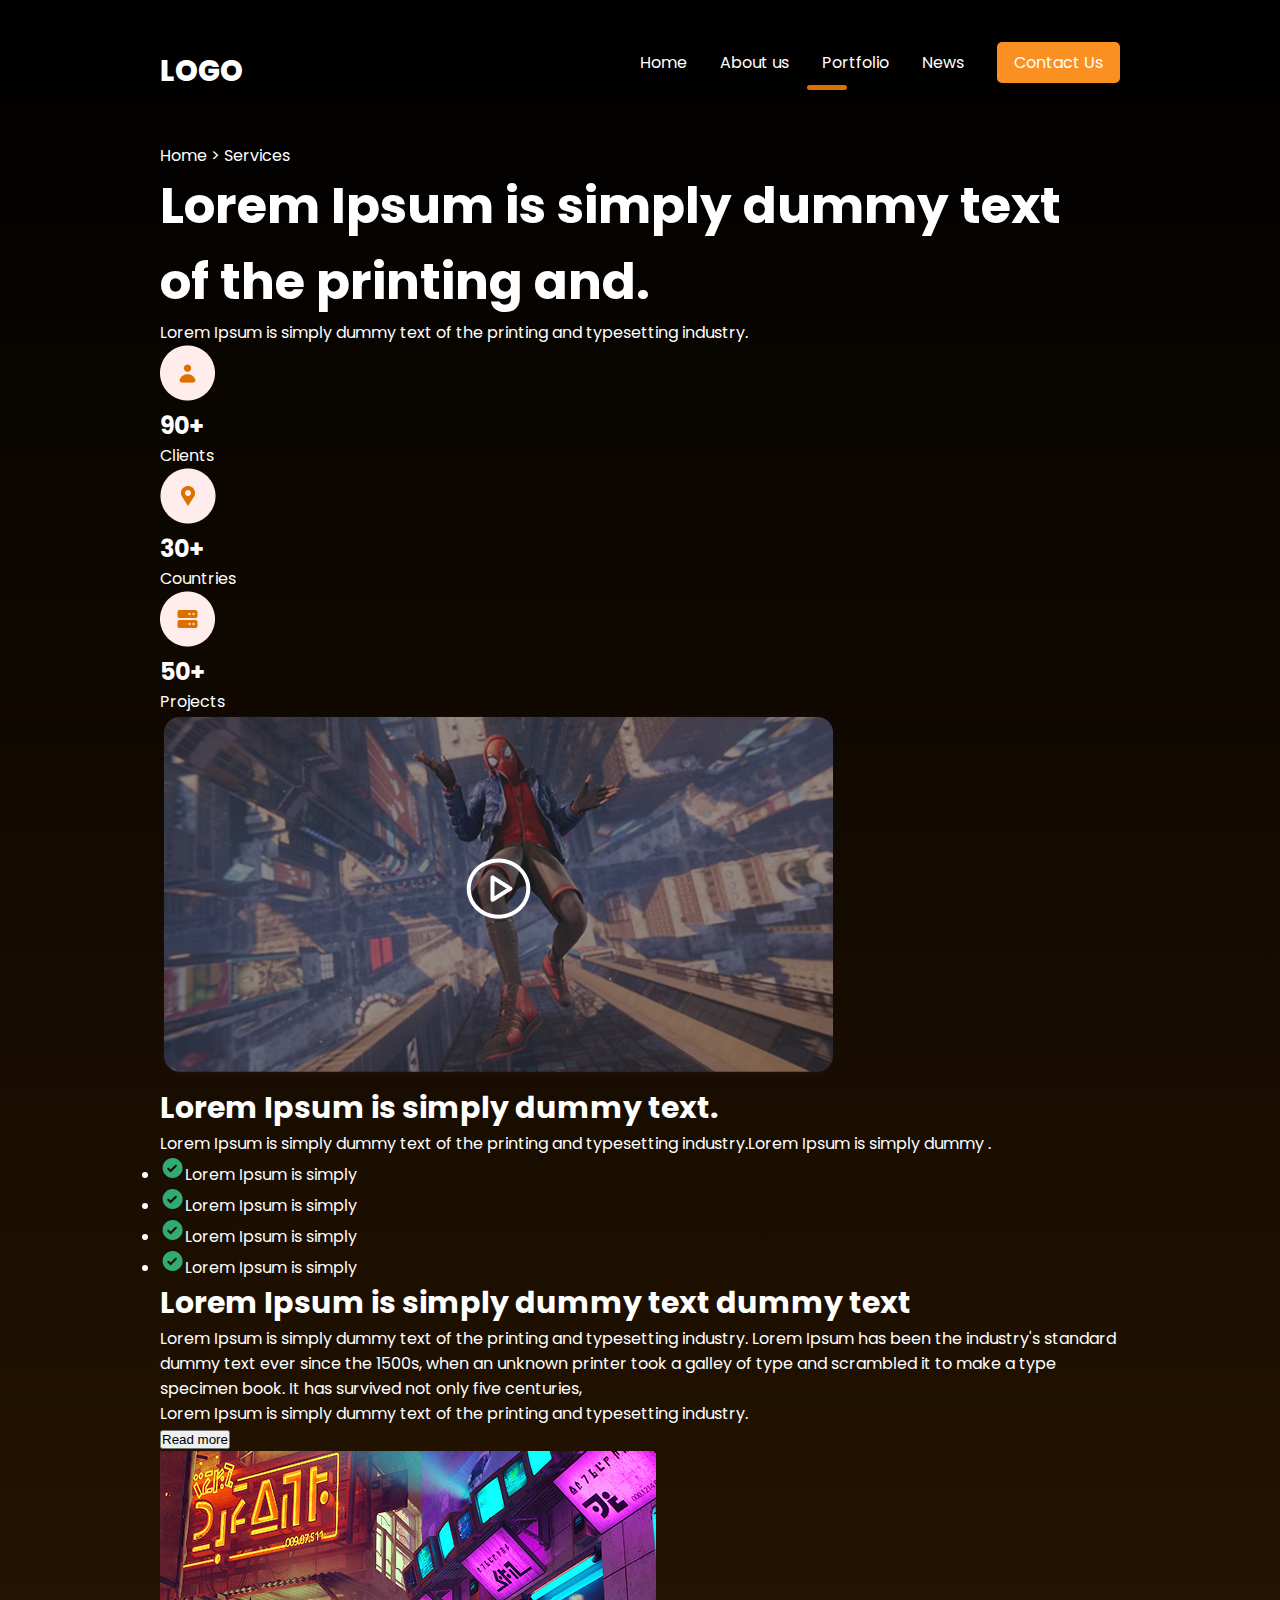
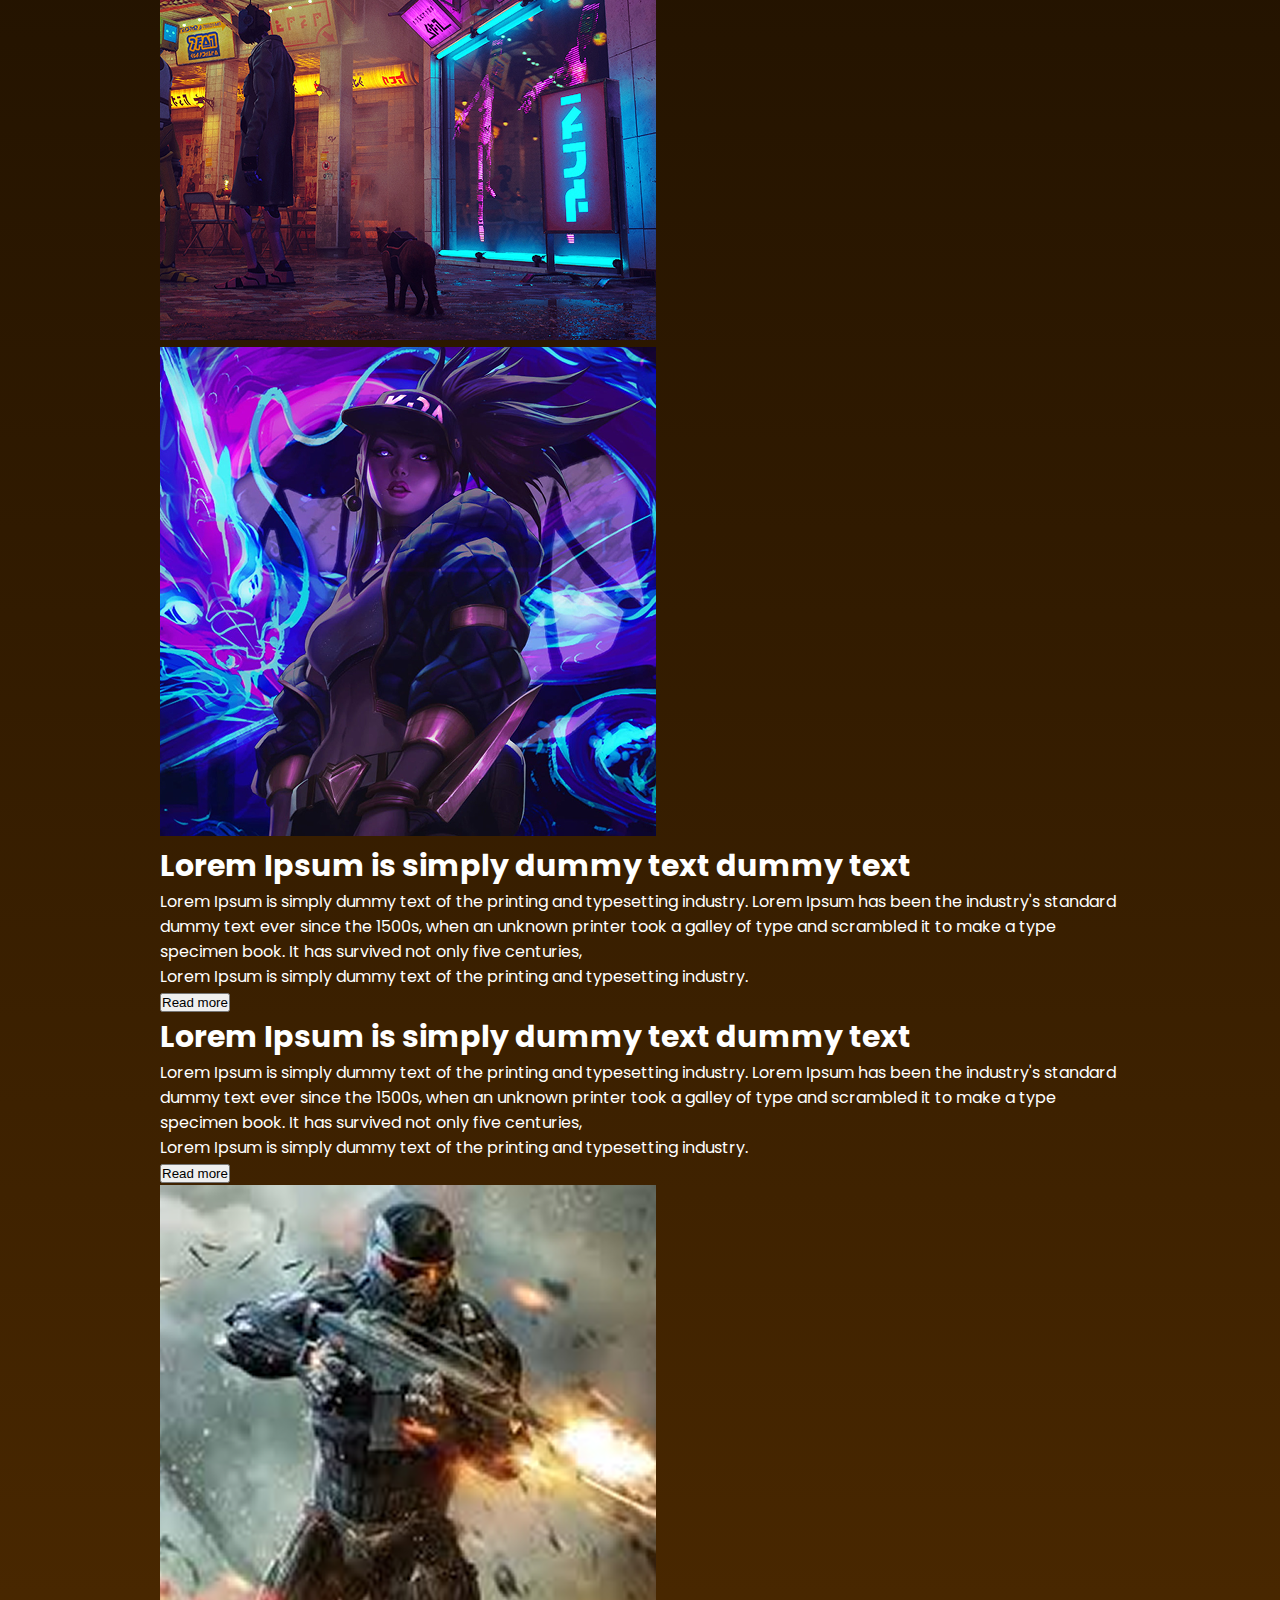
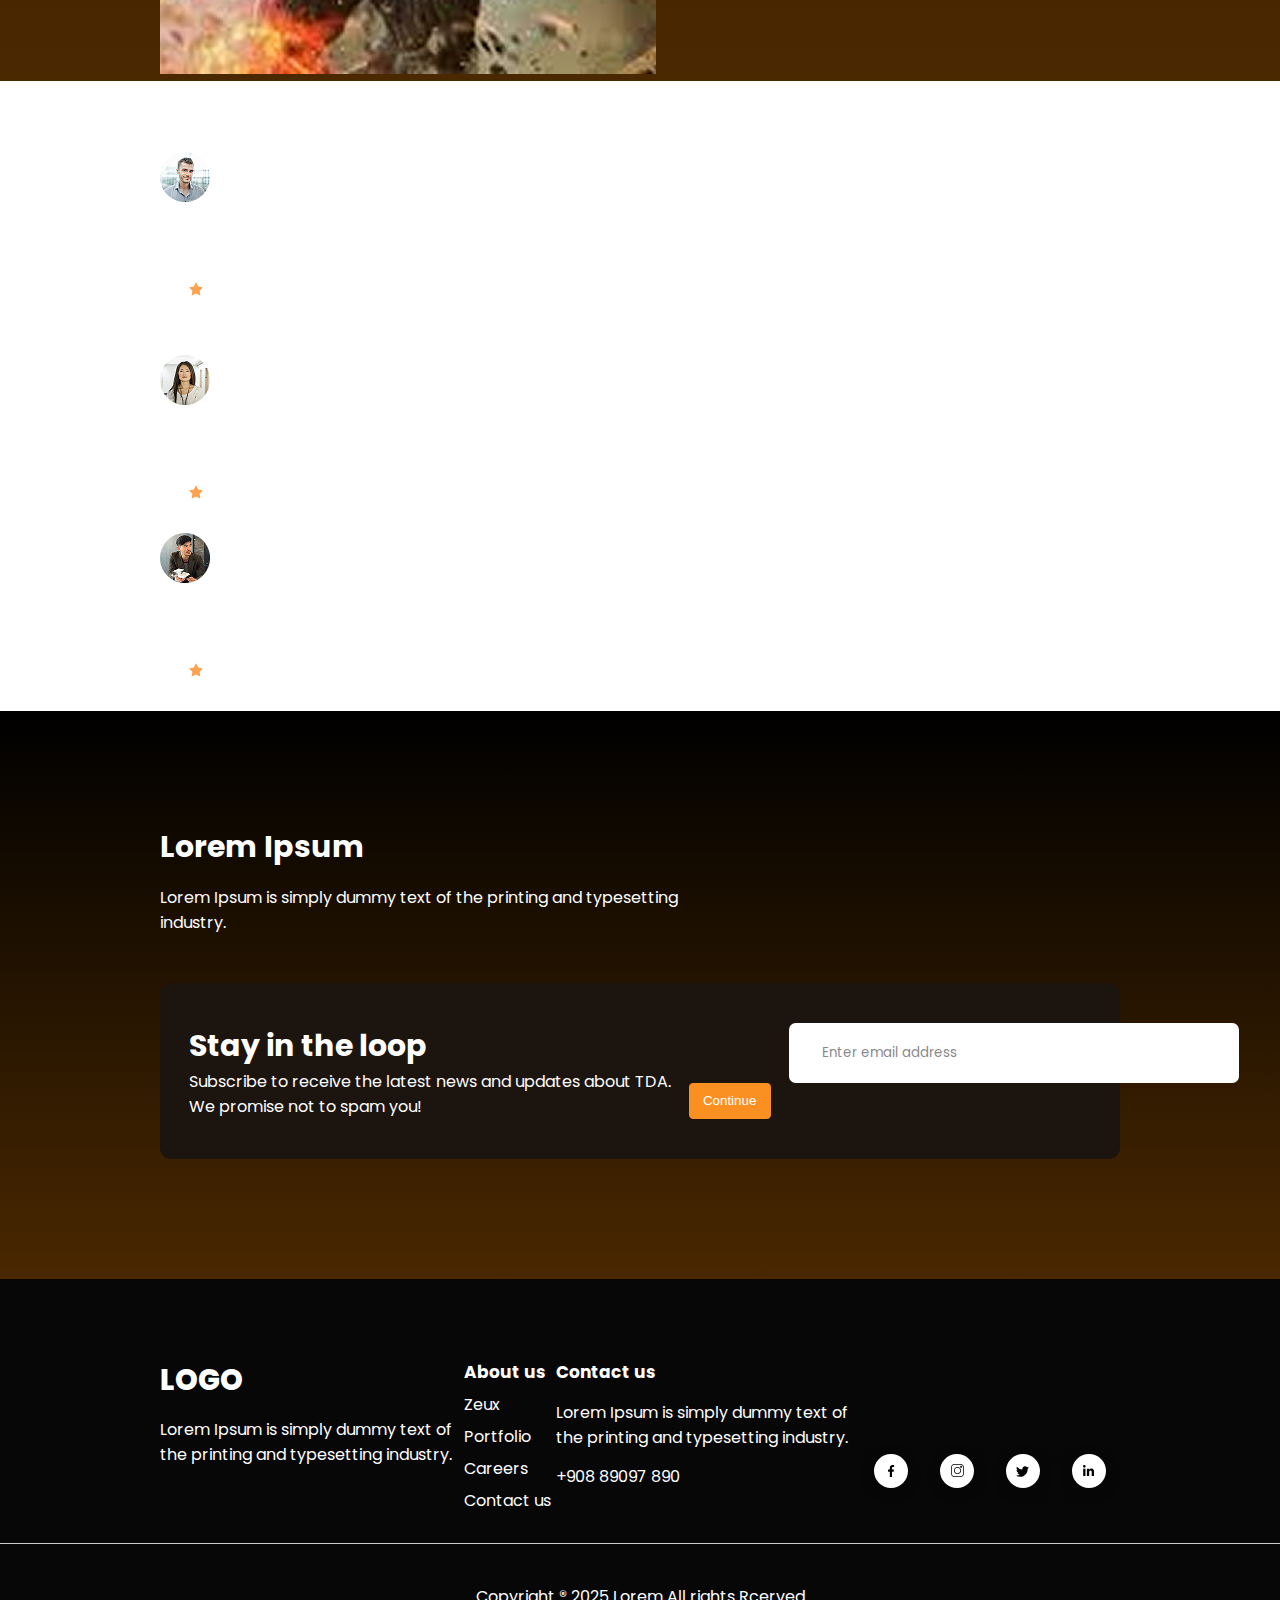
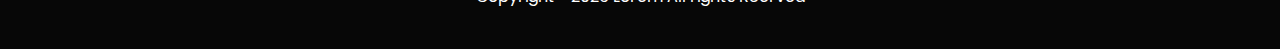
<file: services.html>
<!DOCTYPE html>
<html lang="en">
  <head>
    <meta charset="UTF-8" />
    <meta name="viewport" content="width=device-width, initial-scale=1.0" />
    <title>Game Website</title>
    <link rel="stylesheet" href="./css/main.css" />
  </head>
  <body>
    <div class="wrapper">
      <header class="container">
        <span class="logo">LOGO</span>
        <nav>
          <ul>
            <li><a href="/">Home</a></li>
            <li><a href="/about.html">About us</a></li>
            <li class="active"><a href="./services.html">Portfolio</a></li>
            <li><a href="./news.html">News</a></li>
            <li class="btn"><a href="./contact.html">Contact Us</a></li>
          </ul>
        </nav>
      </header>

      <div class="container customers">
        <span>
          <a href="/">Home</a> &gt;
          <a class="active" href="./services.html">Services</a>

          <h1>Lorem Ipsum is simply dummy text of the printing and.</h1>
          <p>
            Lorem Ipsum is simply dummy text of the printing and typesetting
            industry.
          </p>

          <div class="info">
            <div class="block">
              <img src="./img/img-services/icons/user.png" alt="" />
              <div>
                <h2>90+</h2>
                <p>Clients</p>
              </div>
            </div>

            <div class="block">
              <img src="./img/img-services/icons/location.png" alt="" />
              <div>
                <h2>30+</h2>
                <p>Countries</p>
              </div>
            </div>

            <div class="block">
              <img src="./img/img-services/icons/Server.png" alt="" />
              <div>
                <h2>50+</h2>
                <p>Projects</p>
              </div>
            </div>
          </div>
        </span>
      </div>

      <div class="container banner-video">
        <img src="./img/img-services/Hero Video.png" alt="" />
        <div class="info">
          <h3>Lorem Ipsum is simply dummy text.</h3>
          <p>
            Lorem Ipsum is simply dummy text of the printing and typesetting
            industry.Lorem Ipsum is simply dummy .
          </p>
          <ul>
            <li>
              <img src="./img/img-services/svgs/points.svg" alt="" />Lorem Ipsum
              is simply
            </li>
            <li>
              <img src="./img/img-services/svgs/points.svg" alt="" />Lorem Ipsum
              is simply
            </li>
            <li>
              <img src="./img/img-services/svgs/points.svg" alt="" />Lorem Ipsum
              is simply
            </li>
            <li>
              <img src="./img/img-services/svgs/points.svg" alt="" />Lorem Ipsum
              is simply
            </li>
          </ul>
        </div>
      </div>

      <div class="container banner-services">
        <div class="info">
          <h3>Lorem Ipsum is simply dummy text dummy text</h3>
          <p>
            Lorem Ipsum is simply dummy text of the printing and typesetting
            industry. Lorem Ipsum has been the industry's standard dummy text
            ever since the 1500s, when an unknown printer took a galley of type
            and scrambled it to make a type specimen book. It has survived not
            only five centuries,
          </p>
          <p>
            Lorem Ipsum is simply dummy text of the printing and typesetting
            industry.
          </p>
          <button>Read more</button>
        </div>
        <img src="./img/img-services/image-1.png" />
      </div>

      <div class="container banner-services">
        <img src="./img/img-services/image-2.png" />
        <div class="info">
          <h3>Lorem Ipsum is simply dummy text dummy text</h3>
          <p>
            Lorem Ipsum is simply dummy text of the printing and typesetting
            industry. Lorem Ipsum has been the industry's standard dummy text
            ever since the 1500s, when an unknown printer took a galley of type
            and scrambled it to make a type specimen book. It has survived not
            only five centuries,
          </p>
          <p>
            Lorem Ipsum is simply dummy text of the printing and typesetting
            industry.
          </p>
          <button>Read more</button>
        </div>
      </div>

      <div class="container banner-services">
        <div class="info">
          <h3>Lorem Ipsum is simply dummy text dummy text</h3>
          <p>
            Lorem Ipsum is simply dummy text of the printing and typesetting
            industry. Lorem Ipsum has been the industry's standard dummy text
            ever since the 1500s, when an unknown printer took a galley of type
            and scrambled it to make a type specimen book. It has survived not
            only five centuries,
          </p>
          <p>
            Lorem Ipsum is simply dummy text of the printing and typesetting
            industry.
          </p>
          <button>Read more</button>
        </div>
        <img src="./img/img-services/image-3.png" />
      </div>
    </div>
    <div class="reviews-background">
      <div class="container reviews">
        <h3 class="title">Trusted by Thousands of Happy Customer</h3>
        <p class="text">
          Lorem Ipsum is simply dummy text of the printing and typesetting
          industry. Lorem Ipsum is simply dummy .
        </p>

        <div class="blocks">
          <div class="block">
            <div class="person-container">
              <div class="person-data">
                <img src="./img/img-services/icons/viezh.png" alt="" />
                <div>
                  <h3>Viezh Robert</h3>
                  <p>Warsaw, Poland</p>
                </div>
              </div>
              <span
                >4.5
                <img src="./img/img-services/svgs/star.svg" alt="" />
              </span>
            </div>
            <p>
              Lorem Ipsum is simply dummy text of the printing and typesetting
              industry. Lorem Ipsum has been the industry's standard dummy text
              ever since the 1500s,
            </p>
          </div>

          <div class="block">
            <div class="person-container">
              <div class="person-data">
                <img src="./img/img-services/icons/yessica.png" alt="" />
                <div>
                  <h3>Yessica Christy</h3>
                  <p>Shanxi, China</p>
                </div>
              </div>
              <span
                >4.5
                <img src="./img/img-services/svgs/star.svg" alt="" />
              </span>
            </div>
            <p>Lorem Ipsum is simply dummy text of the printing and</p>
          </div>

          <div class="block">
            <div class="person-container">
              <div class="person-data">
                <img src="./img/img-services/icons/kim young.png" alt="" />
                <div>
                  <h3>Kim Young Jou</h3>
                  <p>Seoul, South Korea</p>
                </div>
              </div>
              <span
                >4.5
                <img src="./img/img-services/svgs/star.svg" alt="" />
              </span>
            </div>
            <p>
              Lorem Ipsum is simply dummy text of the printing and typesetting
              industry.
            </p>
          </div>
        </div>
      </div>
    </div>
    <div class="wrapper">
      <div class="container email">
        <h3>Lorem Ipsum</h3>
        <p>
          Lorem Ipsum is simply dummy text of the printing and typesetting
          industry.
        </p>
        <div class="block">
          <div>
            <h4>Stay in the loop</h4>
            <p>
              Subscribe to receive the latest news and updates about TDA. We
              promise not to spam you!
            </p>
          </div>
          <div>
            <input type="email" id="email" placeholder="Enter email address" />
            <button onclick="checkEmail()">Continue</button>
          </div>
        </div>
      </div>
    </div>

    <footer>
      <div class="blocks container">
        <div>
          <span class="logo">LOGO</span>
          <p>
            Lorem Ipsum is simply dummy text of the printing and typesetting
            industry.
          </p>
        </div>

        <div>
          <h4>About us</h4>
          <ul>
            <li><a href="#">Zeux</a></li>
            <li><a href="#">Portfolio</a></li>
            <li><a href="#">Careers</a></li>
            <li><a href="#">Contact us</a></li>
          </ul>
        </div>

        <div>
          <h4>Contact us</h4>
          <p>
            Lorem Ipsum is simply dummy text of the printing and typesetting
            industry.
          </p>
          <p>+908 89097 890</p>
        </div>

        <div class="images">
          <a href="#"
            ><img src="./img/img-landing-page/svgs/facebook-logo.svg" alt=""
          /></a>
          <a href="#"
            ><img src="./img/img-landing-page/svgs/instagram-logo.svg" alt=""
          /></a>
          <a href="#"
            ><img src="./img/img-landing-page/svgs/twitter-logo.svg" alt=""
          /></a>
          <a href="#"
            ><img src="./img/img-landing-page/svgs/linkedIN-logo.svg" alt=""
          /></a>
        </div>
      </div>
      <hr />
      <p>Copyright ® 2025 Lorem All rights Rcerved</p>
    </footer>

    <script src="./index.js"></script>
  </body>
</html>
</file>
<file: css/main.css>
@import url("https://fonts.googleapis.com/css2?family=Poppins:wght@400;500;700;800&display=swap");

* {
  margin: 0;
  padding: 0;
}

body {
  font-size: 16px;
  font-family: "Poppins", sans-serif;
  font-weight: 400;
  color: #fff;
}

a {
  text-decoration: none;
  color: #fff;
}

h1 {
  font-weight: bold;
  font-size: 3.125em;
}

h3 {
  font-weight: bold;
  font-size: 1.875em;
}

img {
  max-width: 100%;
}

.wrapper {
  background: linear-gradient(
    180deg,
    rgba(0, 0, 0, 1) 0%,
    rgba(74, 40, 0, 1) 100%
  );
  width: 100%;
  overflow-x: hidden;
}

.container {
  width: 75%;
  margin: 0 auto;
}

/* Section header */

header {
  padding: 3.125em 0;
}

header .logo,
footer .blocks .logo {
  text-transform: uppercase;
  font-size: 1.8125em;
  font-weight: 800;
}

header nav {
  float: right;
  width: 50%;
}

header nav ul {
  position: relative;
  list-style: none;
  display: flex;
  justify-content: space-between;
  z-index: 2;
}

header nav ul li {
  display: inline-block;
}

header nav ul li.active::after {
  content: "";
  display: block;
  width: 2.5em;
  height: 0.313em;
  border-radius: 0.625em;
  background: #dc7000;
  position: relative;
  top: 0.625em;
  left: -0.938em;
}

header nav ul li:not(.active):not(.btn) a:hover {
  color: #dc7000;
}

header nav ul li.btn a,
.email .block button {
  background: #fa9021;
  padding: 0.5625em 1.0625em;
  border-radius: 0.3125em;
  transition: all 500ms ease;
}

header nav ul li.btn a:hover,
.email .block button:hover {
  background: #dc7000;
}

/* Section hero */

.hero {
  padding-right: 6.25em;
  position: relative;
  z-index: 1;
}

.hero--info {
  width: 33.125em;
  padding: 4.375em;
}

.hero--info h2 {
  font-weight: bold;
  font-size: 1.25em;
  color: #e87d0e;
}

.hero--info p {
  font-weight: medium;
  line-height: 170%;
  margin: 1.875em 0;
}

.hero--info .btn,
.hero-about .info .btn {
  background: #fa8305;
  color: #fff;
  font-size: 1.063em;
  border-radius: 3.125em;
  padding: 0.938em 1.875em;
  border: 0;
  transition: all 500ms ease;
}

.hero--info .btn:hover,
.hero-about .info .btn:hover {
  cursor: pointer;
  transform: scale(1.1);
}

.hero img {
  position: absolute;
  top: -9.375em;
  right: 2.4em;
}

/* Section with games */

.trending {
  padding-top: 9em;
}

.trending .see-all,
.projects .see-all {
  color: #fff;
  background: #25211d;
  border-radius: 0.313em;
  padding: 0.75em 1.438em;
  float: right;
  display: block;
  transition: all 500ms ease;
}

.trending .see-all:hover,
.projects .see-all:hover {
  cursor: pointer;
  transform: scale(1.1);
}

.trending .games {
  display: flex;
  justify-content: space-between;
  width: 100%;
  padding: 3.125em 0;
}

.trending .games span {
  display: block;
  text-align: center;
  margin-top: 1.2em;
}

.trending .games span img {
  position: relative;
  top: 0.35em;
  margin-right: 0.2em;
}

/* Section with text */

.big-text {
  padding-top: 2em;
  font-weight: bold;
  font-size: 2.188em;
  text-align: center;
  width: 27em;
}

/* Section with banner */

.banner {
  position: relative;
  padding: 6em 0;
}

.banner h3 {
  margin-bottom: 0.7em;
}

.banner p {
  line-height: 170%;
  margin-bottom: 1.875em;
  width: 34.375em;
}

.banner img:not(.dots) {
  position: relative;
  z-index: 2;
  width: 100%;
  margin: 1.875em 0;
}

.banner img.dots {
  position: absolute;
  right: 10em;
  top: 13.65em;
}

/* Section with background */

.features {
  background: url("/img/background-rocks.png") no-repeat center center fixed;
  background-size: cover;
  padding: 6em 0;
}

.features h3,
.features p {
  text-align: center;
  max-width: 60em;
  margin: 0 auto 1.5em auto;
}

.features h3 {
  max-width: 27em;
}

.features .info {
  display: flex;
  justify-content: center;
  flex-wrap: wrap;
  margin-top: 5em;
}

.features .info .block {
  text-align: center;
  width: 20%;
  margin: 1.875em 2%;
}

.features .info .block img {
  margin-bottom: 1em;
}

/* Section with recent projects */

.projects {
  padding: 6em 0 4em 0;
}

.projects h3,
.projects p {
  text-align: center;
  max-width: 30em;
  margin: 0 auto 1.5em auto;
}

.projects h3 {
  max-width: 27em;
}

.projects .images {
  display: flex;
  justify-content: space-around;
  margin: 5em 0 -2em 0;
}

.projects .see-all {
  margin: 6em auto 0 auto;
  float: none;
  width: 3.6em;
  text-align: center;
}

/* Section with email */

.email {
  padding-bottom: 7.5em;
}

.email h3 {
  font-size: 1.875em;
  margin-top: 3.75em;
  margin-bottom: 0.5em;
}

.email p:not(.block p) {
  width: 35em;
  margin-bottom: 3em;
}

.email .block {
  background: #1c140f;
  margin-top: 1.875em;
  border-radius: 0.7em;
  padding: 2.5em 3%;
  width: 94%;
  display: flex;
  justify-content: space-between;
  align-items: center;
}

.email .block h4 {
  font-weight: medium;
  font-size: 1.875em;
}

.email .block p {
  width: 31.25em;
}

.email .block input {
  position: relative;
  right: -7.5em;
  font-family: "Poppins", sans-serif;
  background: #fff;
  outline: none;
  border: 0;
  border-radius: 0.5em;
  width: 23.75em;
  padding: 1.5em 2.5em;
  z-index: 1;
  padding-right: 7.5em;
}

.email .block input::placeholder {
  color: #898989;
}

.email .block button {
  position: relative;
  z-index: 2;
  cursor: pointer;
  border: 0;
  padding: 0.813em 1.063em;
  color: #fff;
}

/* Page About Us */

/* Section hero*/

.hero-about {
  position: relative;
}

.hero-about .info {
  width: 31.25em;
  padding: 8.5em 0;
}

.hero-about .info span {
  display: inline-block;
  margin-bottom: 1.5em;
}

.hero-about .info span a:hover {
  color: #dc7000;
}

.hero-about .info span .active {
  color: #dc7000;
}

.hero-about .info h1 {
  margin-bottom: 1em;
  font-size: 1.875em;
  line-height: 180%;
  width: 15em;
}

.hero-about .info .btn {
  margin-top: 1.5em;
}

.hero-about img {
  position: absolute;
  right: -14.8em;
  top: 0;
}

/* Section work*/

.work {
  padding: 5em 0;
}

.work h2 {
  font-size: 1.563em;
  margin-bottom: 2.5em;
}

.work .blocks {
  display: flex;
  justify-content: space-between;
}

.work .blocks .block {
  width: 25%;
  border-radius: 0.8em;
  padding: 3.125em 2.188em;
  background: #1c140f;
}

.work .blocks .block h3 {
  font-size: 1.25em;
  margin: 1.25em 0;
}

.work .blocks .block .badge {
  border-radius: 0.5em;
  padding: 0.625em 1.25em;
}

.work .blocks .block:nth-child(1) .badge {
  background: rgba(176, 0, 220, 0.11);
}

.work .blocks .block:nth-child(2) .badge {
  background: rgba(220, 66, 0, 0.11);
}

.work .blocks .block:nth-child(3) .badge {
  background: rgba(0, 220, 141, 0.11);
}

/* Section banner-about*/

.banner-about-background {
  background: #1c140f;
}

.banner-about {
  position: relative;
  padding: 5em 0;
}

.banner-about img {
  position: absolute;
  bottom: 0;
}

.banner-about .block {
  padding: 5em 0 2em 45em;
  width: 36em;
}

.banner-about .block h3 {
  margin: 0.8em 0;
}

/* Section team*/

.team {
  padding-top: 5em;
}

.team .blocks {
  margin-top: 3em;
  display: flex;
  justify-content: space-between;
}

.team .blocks .block {
  background: #1c140f;
  padding: 1.8em 5em;
  border-radius: 0.9em;
  text-align: center;
}

/* Section footer*/

footer {
  background: #070707;
  padding: 5em 0 2.5em 0;
}

footer .blocks {
  display: flex;
  justify-content: space-between;
}

footer .blocks p {
  width: 18.75em;
  margin: 0.9em 0;
}

footer .blocks h4 {
  font-weight: medium;
  font-size: 1.063em;
}

footer .blocks ul {
  list-style: none;
}

footer .blocks ul li {
  margin-top: 0.438em;
}

footer .blocks ul li a:hover {
  color: #dc7000;
}

footer .blocks .images {
  align-self: flex-end;
}

footer hr {
  margin: 1.875em 0;
  border: 0;
  height: 0.6px;
  background: #ccc;
}

footer > p {
  margin-top: 2.5em;
  text-align: center;
}
</file>
